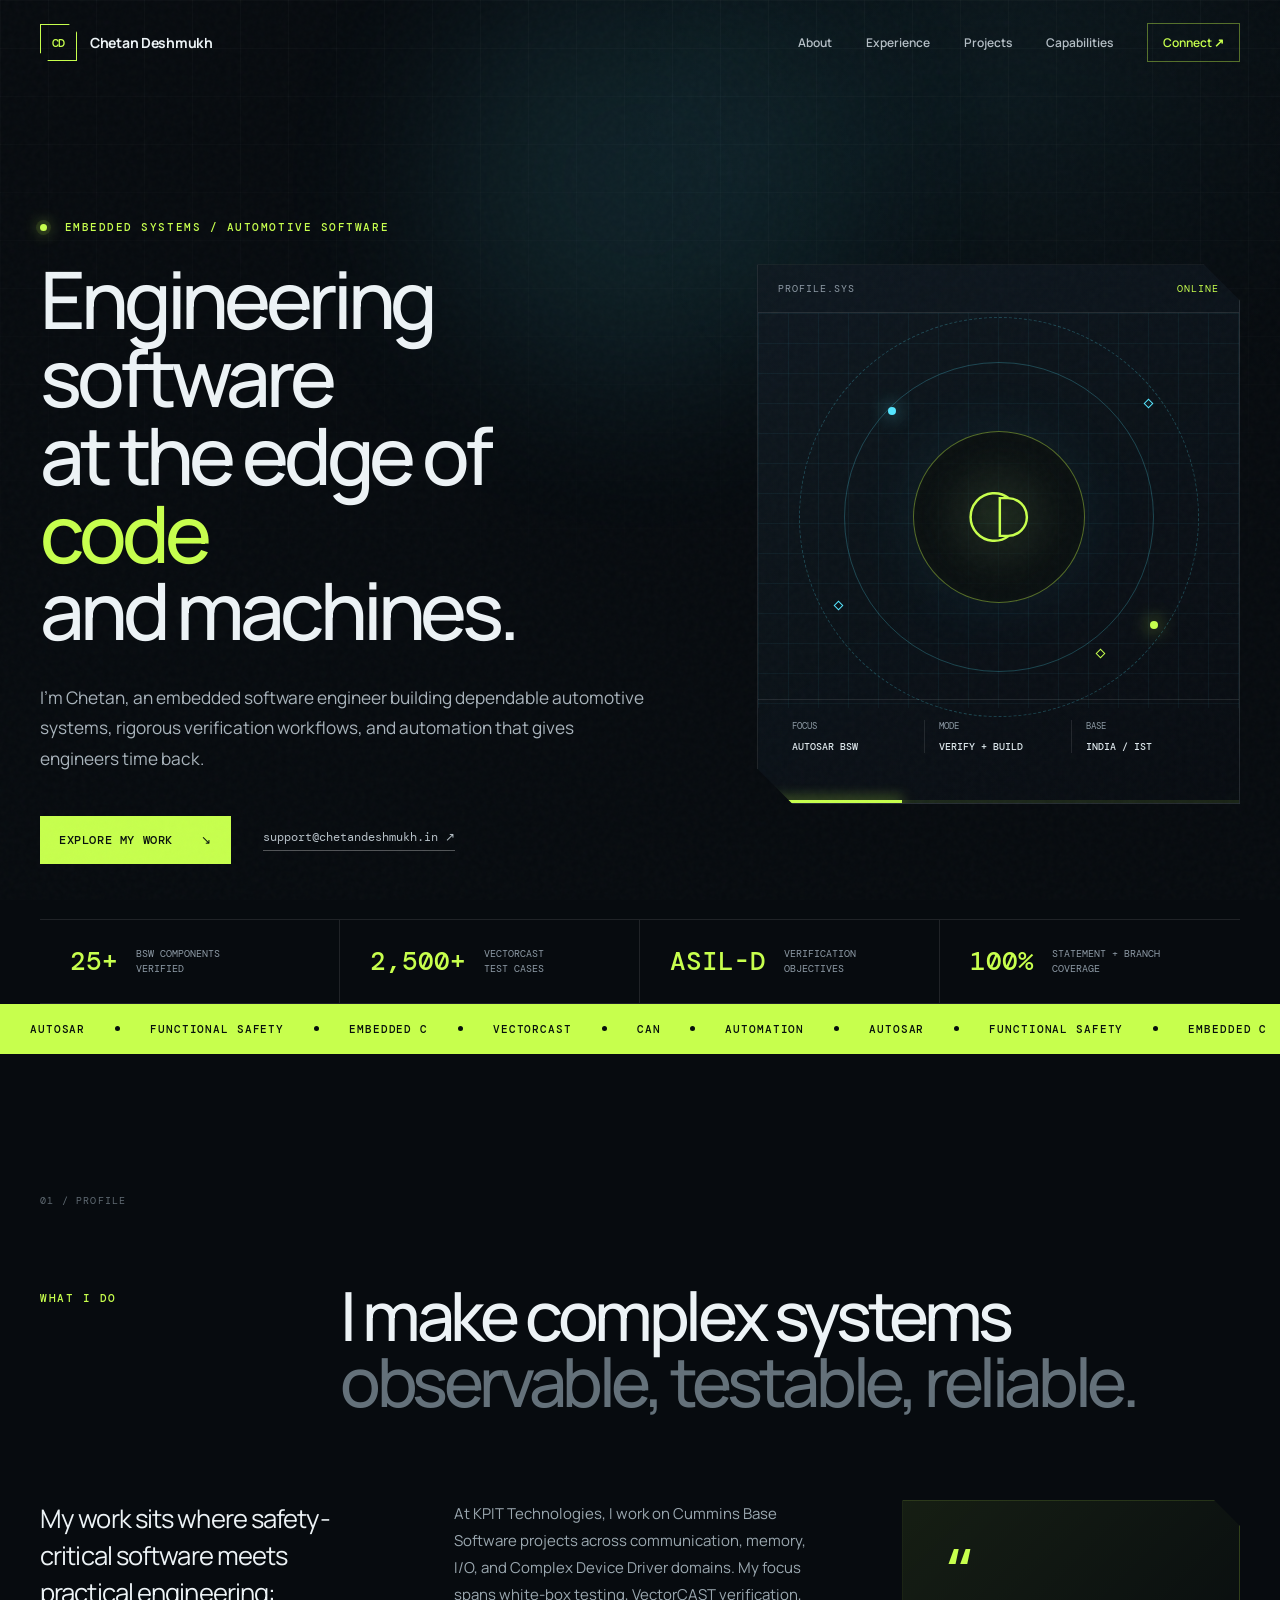
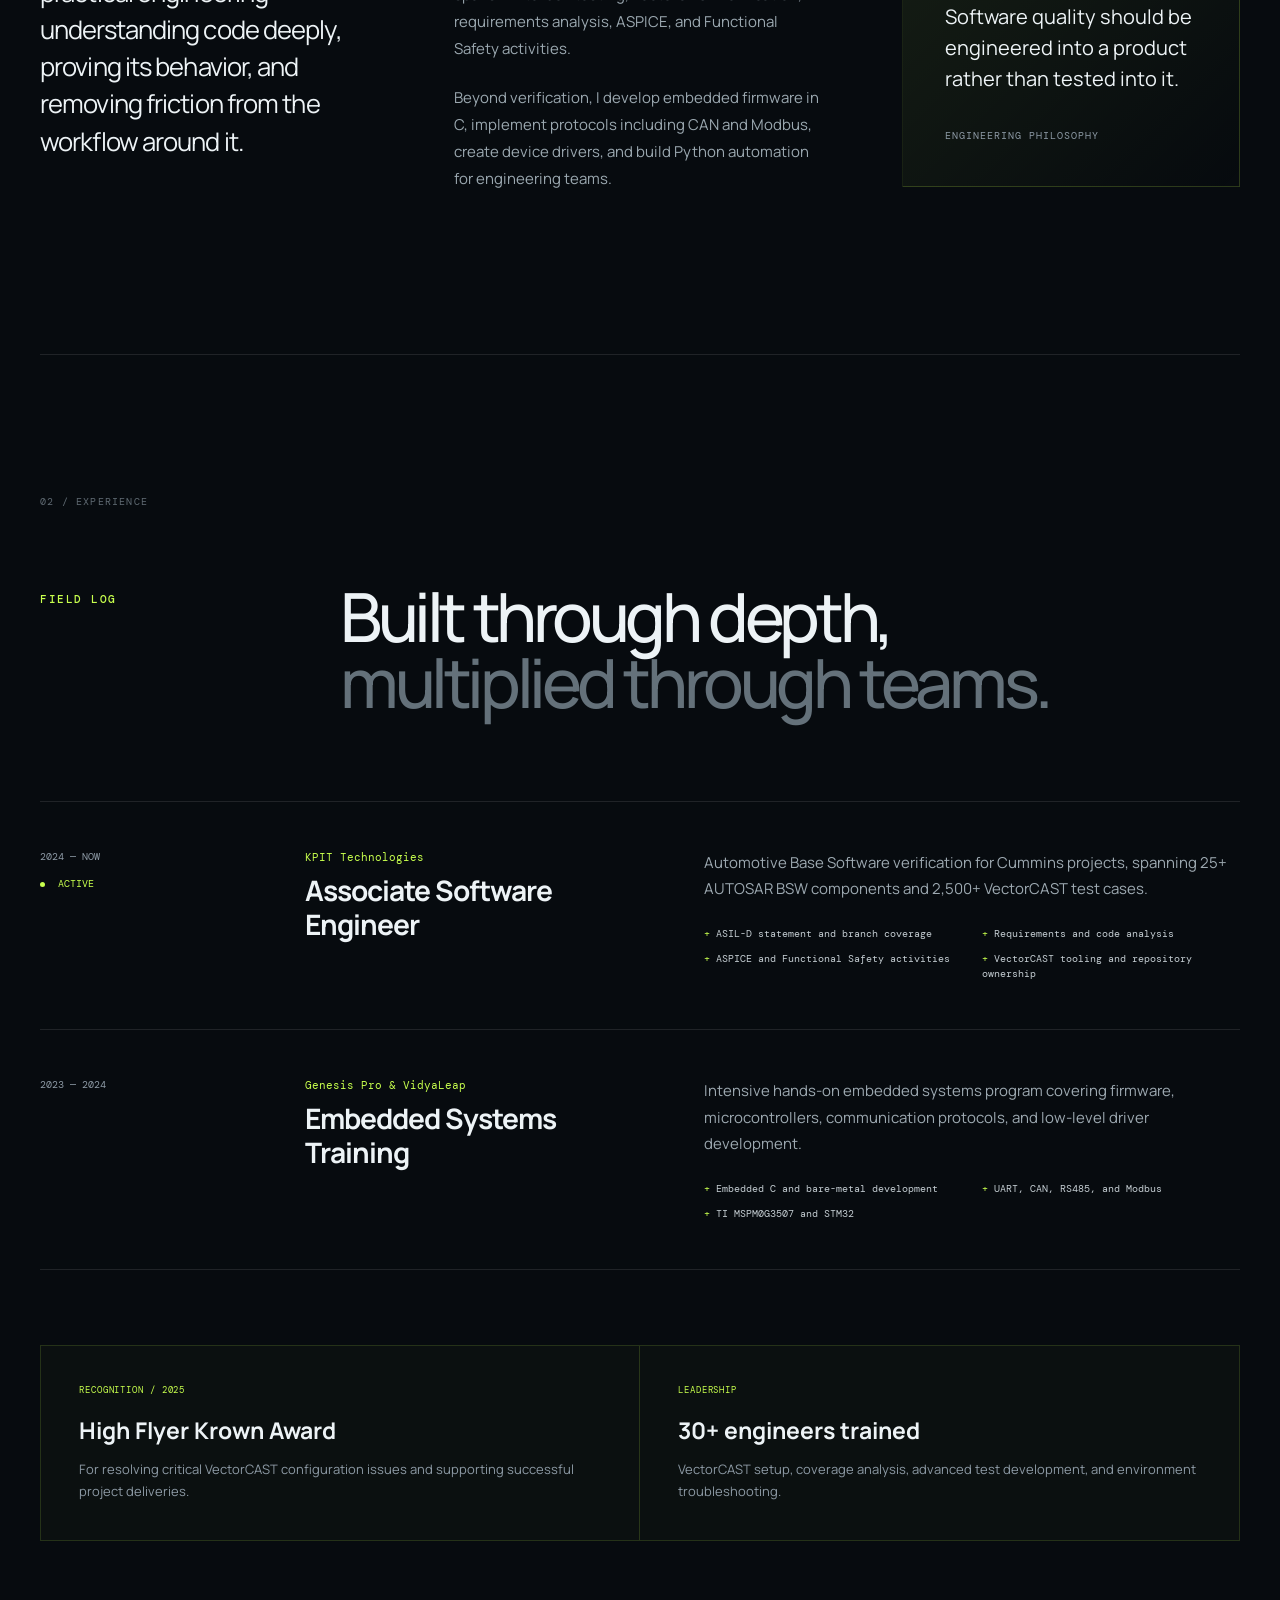
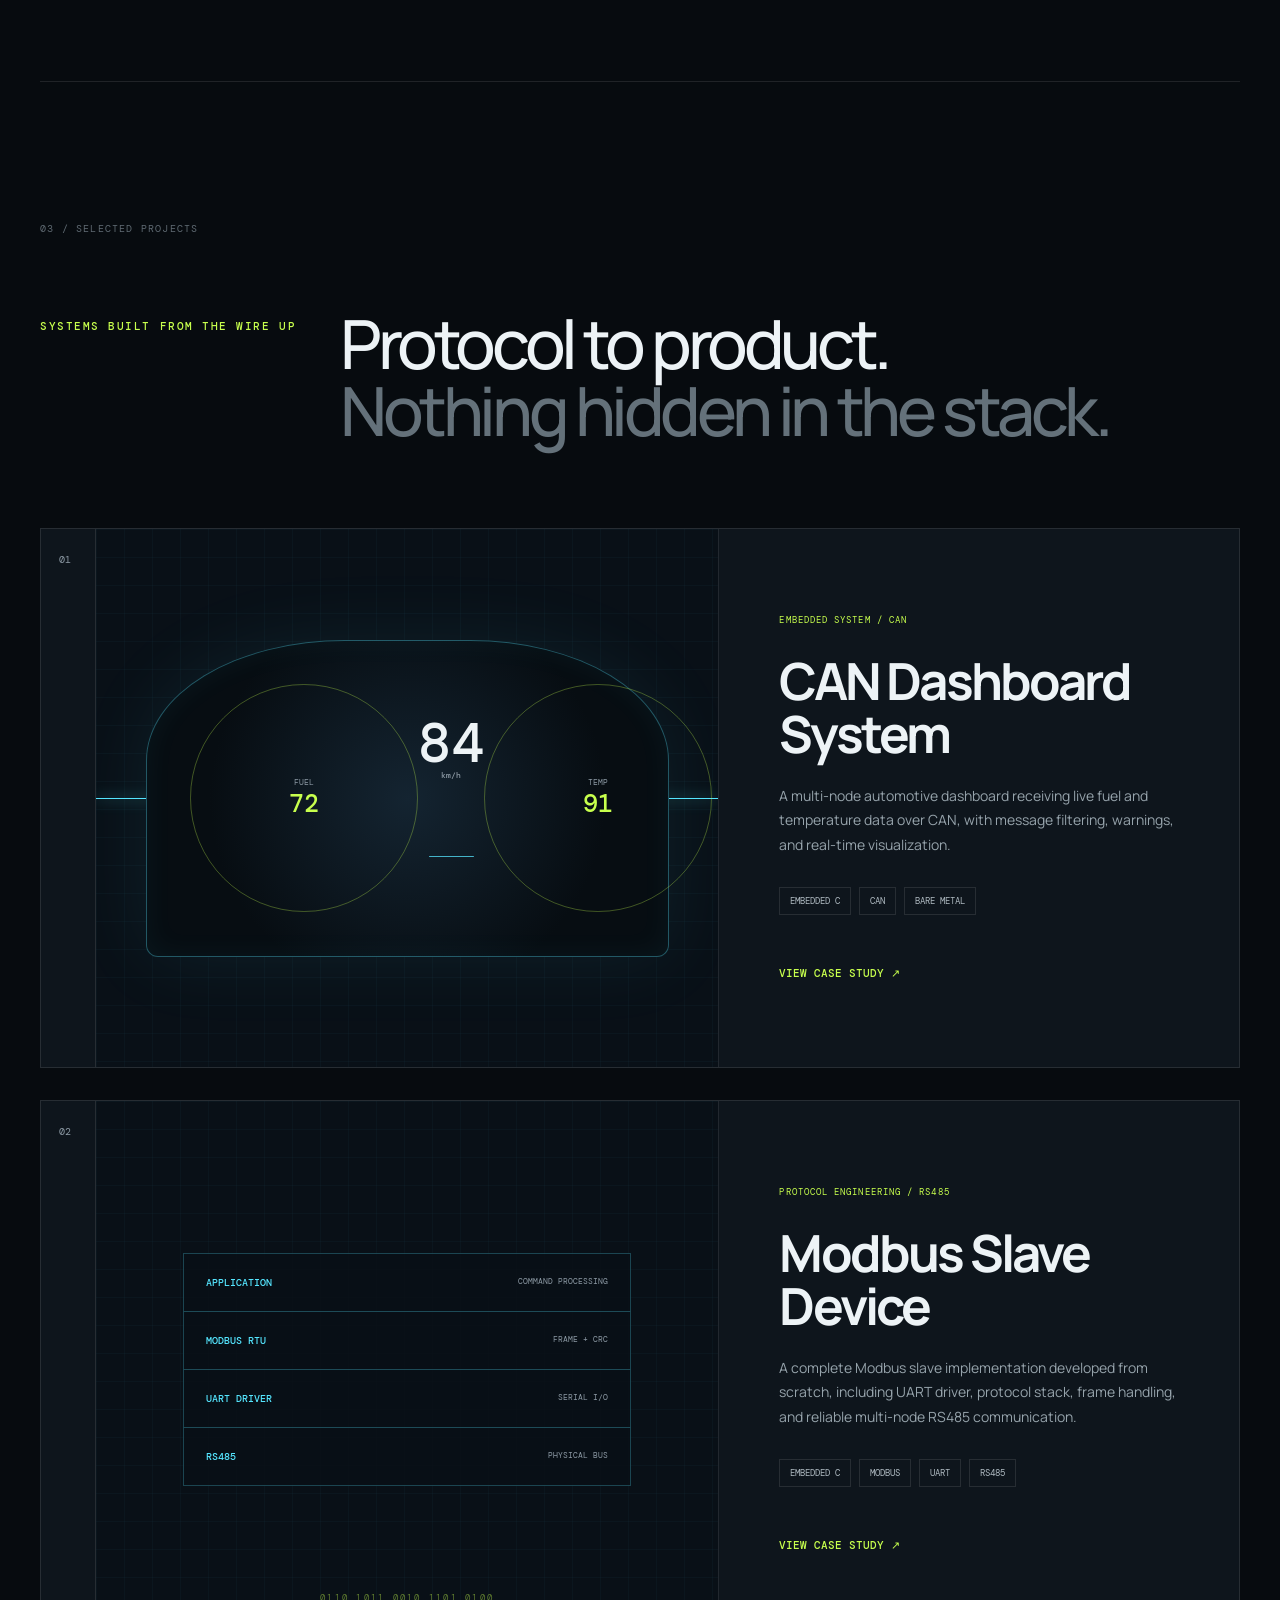
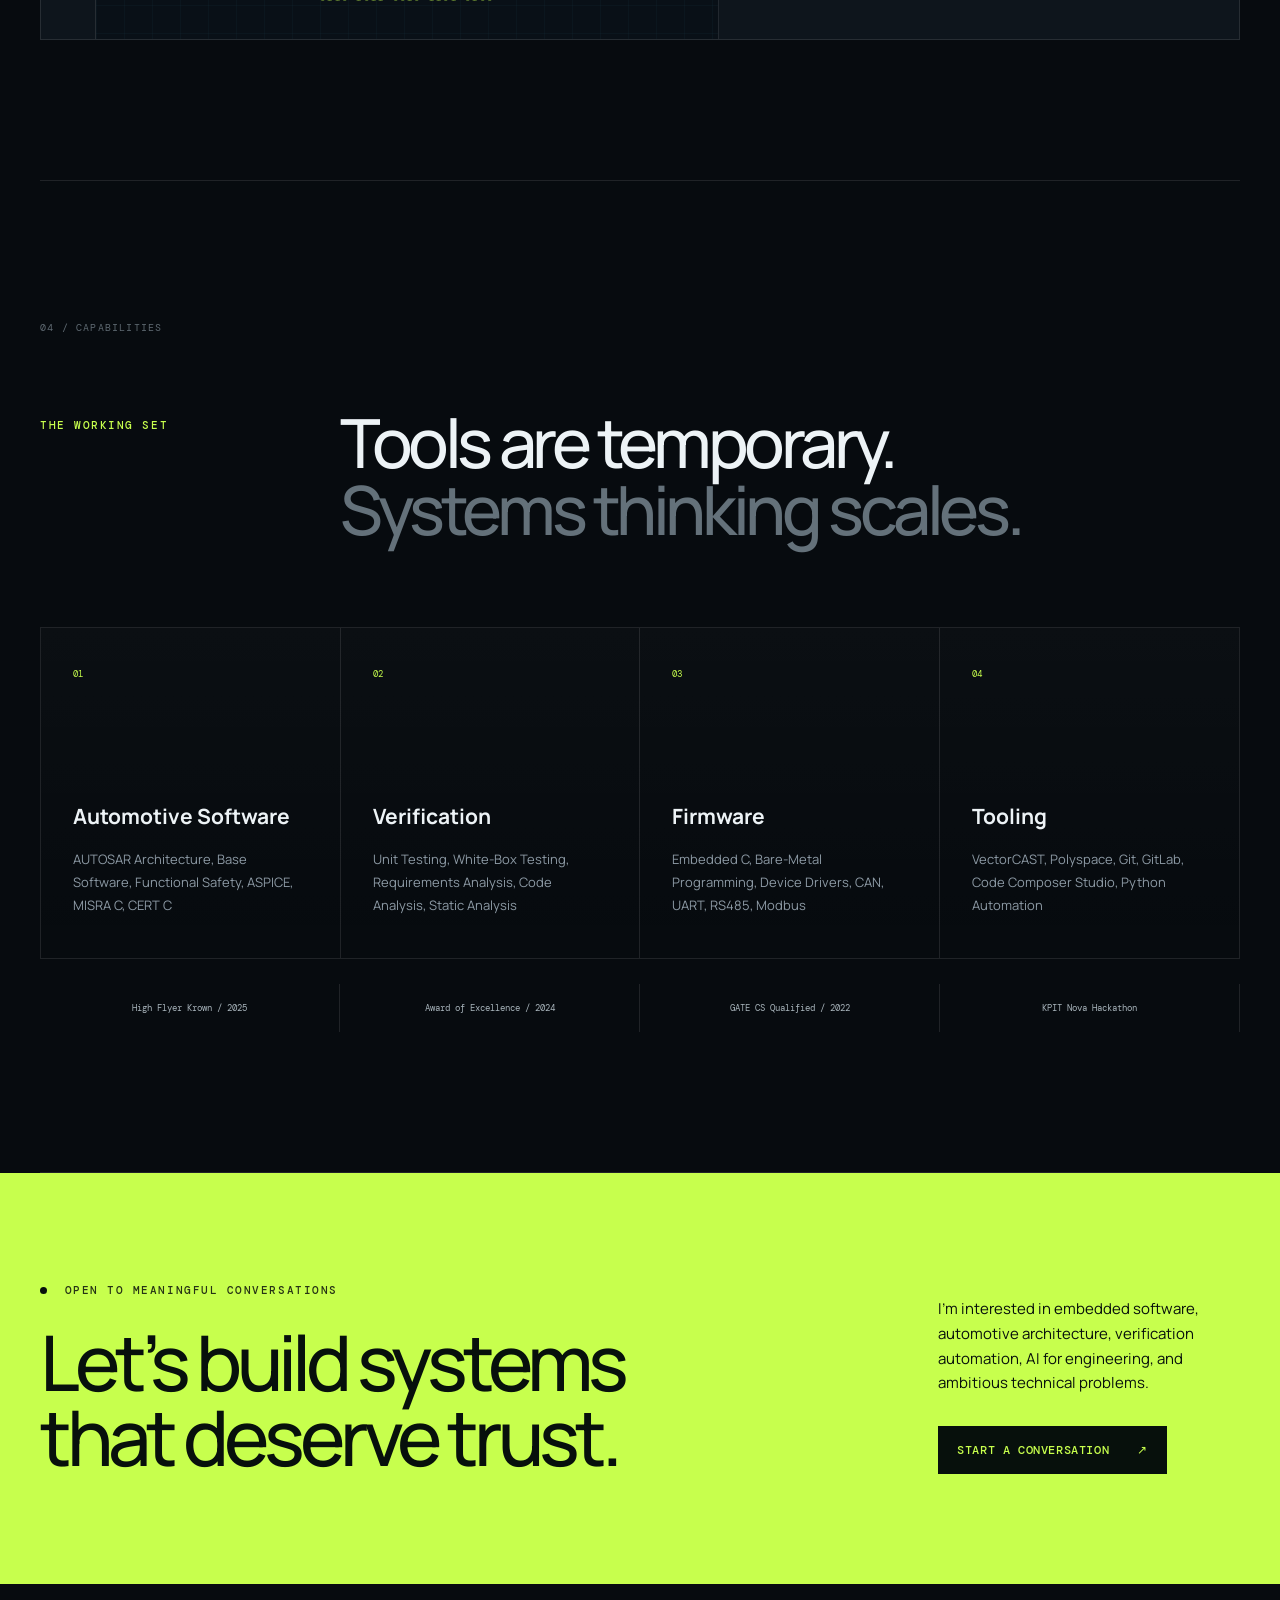
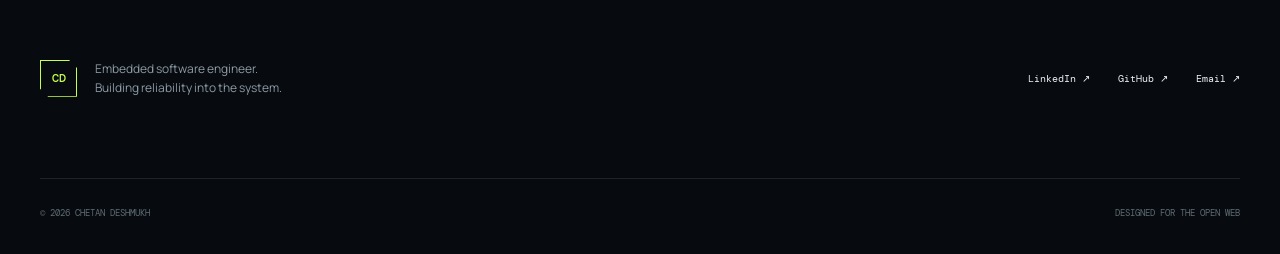
<file: index.html>
<!DOCTYPE html>
<html lang="en">
<head>
    <meta charset="UTF-8">
    <meta name="viewport" content="width=device-width, initial-scale=1.0">
    <meta name="description" content="Chetan Deshmukh is an automotive embedded software engineer working across AUTOSAR, functional safety, verification, firmware, and engineering automation.">
    <meta name="theme-color" content="#070b0f">
    <meta property="og:title" content="Chetan Deshmukh | Embedded Software Engineer">
    <meta property="og:description" content="Automotive embedded software, verification, firmware, and engineering automation.">
    <meta property="og:type" content="website">
    <meta property="og:url" content="https://chetandeshmukh.in">
    <title>Chetan Deshmukh | Embedded Software Engineer</title>
    <link rel="preconnect" href="https://fonts.googleapis.com">
    <link rel="preconnect" href="https://fonts.gstatic.com" crossorigin>
    <link href="https://fonts.googleapis.com/css2?family=DM+Mono:wght@400;500&family=Manrope:wght@400;500;600;700;800&display=swap" rel="stylesheet">
    <link rel="stylesheet" href="assets/styles.css">
    <meta name="google-adsense-account" content="ca-pub-2380518004431113">
    <script src="assets/script.js" defer></script>
</head>
<body>
    <a class="skip-link" href="#main">Skip to content</a>
    <div class="noise" aria-hidden="true"></div>
    <div class="cursor-glow" aria-hidden="true"></div>

    <header class="site-header" data-header>
        <a class="brand" href="#home" aria-label="Chetan Deshmukh, home">
            <span class="brand-mark">CD</span>
            <span class="brand-name">Chetan Deshmukh</span>
        </a>
        <button class="menu-toggle" type="button" aria-expanded="false" aria-controls="site-nav">
            <span></span><span></span>
            <span class="sr-only">Toggle navigation</span>
        </button>
        <nav class="site-nav" id="site-nav" aria-label="Main navigation">
            <a href="#about">About</a>
            <a href="#experience">Experience</a>
            <a href="#projects">Projects</a>
            <a href="#capabilities">Capabilities</a>
            <a class="nav-cta" href="#contact">Connect <span aria-hidden="true">↗</span></a>
        </nav>
    </header>

    <main id="main">
        <section class="hero section-shell" id="home">
            <div class="hero-copy reveal">
                <p class="eyebrow"><span class="status-dot"></span> Embedded systems / automotive software</p>
                <h1>Engineering software<br>at the edge of <span>code</span><br>and machines.</h1>
                <p class="hero-intro">I’m Chetan, an embedded software engineer building dependable automotive systems, rigorous verification workflows, and automation that gives engineers time back.</p>
                <div class="hero-actions">
                    <a class="button button-primary" href="#projects">Explore my work <span aria-hidden="true">↘</span></a>
                    <a class="text-link" href="mailto:support@chetandeshmukh.in">support@chetandeshmukh.in <span aria-hidden="true">↗</span></a>
                </div>
            </div>

            <div class="hero-system reveal" aria-label="Engineering profile summary">
                <div class="system-topbar">
                    <span>PROFILE.SYS</span>
                    <span class="system-state">ONLINE</span>
                </div>
                <div class="orbital-visual" aria-hidden="true">
                    <div class="orbit orbit-one"><span></span></div>
                    <div class="orbit orbit-two"><span></span></div>
                    <div class="core">
                        <svg viewBox="0 0 100 100" role="img" aria-label="CD monogram">
                            <path d="M62 27a29 29 0 1 0 0 46" />
                            <path d="M51 27h10a23 23 0 0 1 0 46H51z" />
                        </svg>
                    </div>
                    <span class="node node-a"></span>
                    <span class="node node-b"></span>
                    <span class="node node-c"></span>
                </div>
                <div class="system-readout">
                    <div><span>Focus</span><strong>AUTOSAR BSW</strong></div>
                    <div><span>Mode</span><strong>VERIFY + BUILD</strong></div>
                    <div><span>Base</span><strong>INDIA / IST</strong></div>
                </div>
                <div class="signal-line" aria-hidden="true"><span></span></div>
            </div>

            <div class="hero-metrics reveal">
                <div><strong data-count="25">25+</strong><span>BSW components<br>verified</span></div>
                <div><strong data-count="2500">2,500+</strong><span>VectorCAST<br>test cases</span></div>
                <div><strong>ASIL-D</strong><span>Verification<br>objectives</span></div>
                <div><strong>100%</strong><span>Statement + branch<br>coverage</span></div>
            </div>
        </section>

        <section class="marquee" aria-label="Areas of expertise">
            <div class="marquee-track">
                <span>AUTOSAR</span><i></i><span>FUNCTIONAL SAFETY</span><i></i><span>EMBEDDED C</span><i></i><span>VECTORCAST</span><i></i><span>CAN</span><i></i><span>AUTOMATION</span><i></i>
                <span aria-hidden="true">AUTOSAR</span><i aria-hidden="true"></i><span aria-hidden="true">FUNCTIONAL SAFETY</span><i aria-hidden="true"></i><span aria-hidden="true">EMBEDDED C</span><i aria-hidden="true"></i><span aria-hidden="true">VECTORCAST</span><i aria-hidden="true"></i><span aria-hidden="true">CAN</span><i aria-hidden="true"></i><span aria-hidden="true">AUTOMATION</span><i aria-hidden="true"></i>
            </div>
        </section>

        <section class="content-section section-shell" id="about">
            <div class="section-index reveal">01 / PROFILE</div>
            <div class="section-heading reveal">
                <p class="eyebrow">What I do</p>
                <h2>I make complex systems<br><span>observable, testable, reliable.</span></h2>
            </div>
            <div class="about-grid">
                <div class="about-lead reveal">
                    <p>My work sits where safety-critical software meets practical engineering: understanding code deeply, proving its behavior, and removing friction from the workflow around it.</p>
                </div>
                <div class="about-copy reveal">
                    <p>At KPIT Technologies, I work on Cummins Base Software projects across communication, memory, I/O, and Complex Device Driver domains. My focus spans white-box testing, VectorCAST verification, requirements analysis, ASPICE, and Functional Safety activities.</p>
                    <p>Beyond verification, I develop embedded firmware in C, implement protocols including CAN and Modbus, create device drivers, and build Python automation for engineering teams.</p>
                </div>
                <blockquote class="philosophy-card reveal">
                    <span class="quote-mark">“</span>
                    <p>Software quality should be engineered into a product rather than tested into it.</p>
                    <cite>Engineering philosophy</cite>
                </blockquote>
            </div>
        </section>

        <section class="content-section section-shell experience-section" id="experience">
            <div class="section-index reveal">02 / EXPERIENCE</div>
            <div class="section-heading reveal">
                <p class="eyebrow">Field log</p>
                <h2>Built through depth,<br><span>multiplied through teams.</span></h2>
            </div>
            <div class="experience-list">
                <article class="experience-item reveal">
                    <div class="experience-meta">
                        <span>2024 — NOW</span>
                        <span class="active-label"><i></i> ACTIVE</span>
                    </div>
                    <div class="experience-role">
                        <p>KPIT Technologies</p>
                        <h3>Associate Software Engineer</h3>
                    </div>
                    <div class="experience-detail">
                        <p>Automotive Base Software verification for Cummins projects, spanning 25+ AUTOSAR BSW components and 2,500+ VectorCAST test cases.</p>
                        <ul class="compact-list">
                            <li>ASIL-D statement and branch coverage</li>
                            <li>Requirements and code analysis</li>
                            <li>ASPICE and Functional Safety activities</li>
                            <li>VectorCAST tooling and repository ownership</li>
                        </ul>
                    </div>
                </article>
                <article class="experience-item reveal">
                    <div class="experience-meta"><span>2023 — 2024</span></div>
                    <div class="experience-role">
                        <p>Genesis Pro &amp; VidyaLeap</p>
                        <h3>Embedded Systems Training</h3>
                    </div>
                    <div class="experience-detail">
                        <p>Intensive hands-on embedded systems program covering firmware, microcontrollers, communication protocols, and low-level driver development.</p>
                        <ul class="compact-list">
                            <li>Embedded C and bare-metal development</li>
                            <li>UART, CAN, RS485, and Modbus</li>
                            <li>TI MSPM0G3507 and STM32</li>
                        </ul>
                    </div>
                </article>
            </div>
            <div class="recognition-strip reveal">
                <div>
                    <span class="mini-label">RECOGNITION / 2025</span>
                    <strong>High Flyer Krown Award</strong>
                    <p>For resolving critical VectorCAST configuration issues and supporting successful project deliveries.</p>
                </div>
                <div>
                    <span class="mini-label">LEADERSHIP</span>
                    <strong>30+ engineers trained</strong>
                    <p>VectorCAST setup, coverage analysis, advanced test development, and environment troubleshooting.</p>
                </div>
            </div>
        </section>

        <section class="content-section section-shell projects-section" id="projects">
            <div class="section-index reveal">03 / SELECTED PROJECTS</div>
            <div class="section-heading reveal">
                <p class="eyebrow">Systems built from the wire up</p>
                <h2>Protocol to product.<br><span>Nothing hidden in the stack.</span></h2>
            </div>
            <div class="project-list">
                <article class="project-card project-can reveal">
                    <a class="project-main-link" href="projects/can-dashboard.html" aria-label="View CAN Dashboard System project"></a>
                    <div class="project-number">01</div>
                    <div class="project-visual" aria-hidden="true">
                        <div class="dashboard">
                            <div class="gauge gauge-left"><span>FUEL</span><b>72</b></div>
                            <div class="dashboard-center">
                                <div class="speed">84<small>km/h</small></div>
                                <div class="road"></div>
                            </div>
                            <div class="gauge gauge-right"><span>TEMP</span><b>91</b></div>
                        </div>
                        <div class="can-pulse"></div>
                    </div>
                    <div class="project-info">
                        <div class="project-type">EMBEDDED SYSTEM / CAN</div>
                        <h3>CAN Dashboard<br>System</h3>
                        <p>A multi-node automotive dashboard receiving live fuel and temperature data over CAN, with message filtering, warnings, and real-time visualization.</p>
                        <div class="project-tags"><span>Embedded C</span><span>CAN</span><span>Bare Metal</span></div>
                        <span class="project-link">View case study <span aria-hidden="true">↗</span></span>
                    </div>
                </article>

                <article class="project-card project-modbus reveal">
                    <a class="project-main-link" href="projects/modbus-slave.html" aria-label="View Modbus Slave Device project"></a>
                    <div class="project-number">02</div>
                    <div class="project-visual" aria-hidden="true">
                        <div class="protocol-stack">
                            <div><span>APPLICATION</span><i>COMMAND PROCESSING</i></div>
                            <div><span>MODBUS RTU</span><i>FRAME + CRC</i></div>
                            <div><span>UART DRIVER</span><i>SERIAL I/O</i></div>
                            <div><span>RS485</span><i>PHYSICAL BUS</i></div>
                        </div>
                        <div class="binary-stream">0110 1011 0010 1101 0100</div>
                    </div>
                    <div class="project-info">
                        <div class="project-type">PROTOCOL ENGINEERING / RS485</div>
                        <h3>Modbus Slave<br>Device</h3>
                        <p>A complete Modbus slave implementation developed from scratch, including UART driver, protocol stack, frame handling, and reliable multi-node RS485 communication.</p>
                        <div class="project-tags"><span>Embedded C</span><span>Modbus</span><span>UART</span><span>RS485</span></div>
                        <span class="project-link">View case study <span aria-hidden="true">↗</span></span>
                    </div>
                </article>
            </div>
        </section>

        <section class="content-section section-shell" id="capabilities">
            <div class="section-index reveal">04 / CAPABILITIES</div>
            <div class="section-heading reveal">
                <p class="eyebrow">The working set</p>
                <h2>Tools are temporary.<br><span>Systems thinking scales.</span></h2>
            </div>
            <div class="capability-grid">
                <article class="capability-card reveal">
                    <span>01</span>
                    <h3>Automotive Software</h3>
                    <p>AUTOSAR Architecture, Base Software, Functional Safety, ASPICE, MISRA C, CERT C</p>
                </article>
                <article class="capability-card reveal">
                    <span>02</span>
                    <h3>Verification</h3>
                    <p>Unit Testing, White-Box Testing, Requirements Analysis, Code Analysis, Static Analysis</p>
                </article>
                <article class="capability-card reveal">
                    <span>03</span>
                    <h3>Firmware</h3>
                    <p>Embedded C, Bare-Metal Programming, Device Drivers, CAN, UART, RS485, Modbus</p>
                </article>
                <article class="capability-card reveal">
                    <span>04</span>
                    <h3>Tooling</h3>
                    <p>VectorCAST, Polyspace, Git, GitLab, Code Composer Studio, Python Automation</p>
                </article>
            </div>
            <div class="achievement-row reveal" aria-label="Selected achievements">
                <span>High Flyer Krown / 2025</span>
                <span>Award of Excellence / 2024</span>
                <span>GATE CS Qualified / 2022</span>
                <span>KPIT Nova Hackathon</span>
            </div>
        </section>

        <section class="contact-section" id="contact">
            <div class="contact-grid section-shell reveal">
                <div>
                    <p class="eyebrow"><span class="status-dot"></span> Open to meaningful conversations</p>
                    <h2>Let’s build systems<br>that deserve trust.</h2>
                </div>
                <div class="contact-action">
                    <p>I’m interested in embedded software, automotive architecture, verification automation, AI for engineering, and ambitious technical problems.</p>
                    <a class="button button-dark" href="mailto:support@chetandeshmukh.in">Start a conversation <span aria-hidden="true">↗</span></a>
                </div>
            </div>
        </section>
    </main>

    <footer class="site-footer section-shell">
        <div class="footer-brand">
            <span class="brand-mark">CD</span>
            <p>Embedded software engineer.<br>Building reliability into the system.</p>
        </div>
        <div class="footer-links">
            <a href="https://www.linkedin.com/in/chetanhdeshmukh/" target="_blank" rel="noreferrer">LinkedIn ↗</a>
            <a href="https://github.com/chetanhdeshmukh" target="_blank" rel="noreferrer">GitHub ↗</a>
            <a href="mailto:support@chetandeshmukh.in">Email ↗</a>
        </div>
        <div class="footer-meta">
            <span>© <span data-year></span> Chetan Deshmukh</span>
            <span>Designed for the open web</span>
        </div>
    </footer>
</body>
</html>
</file>
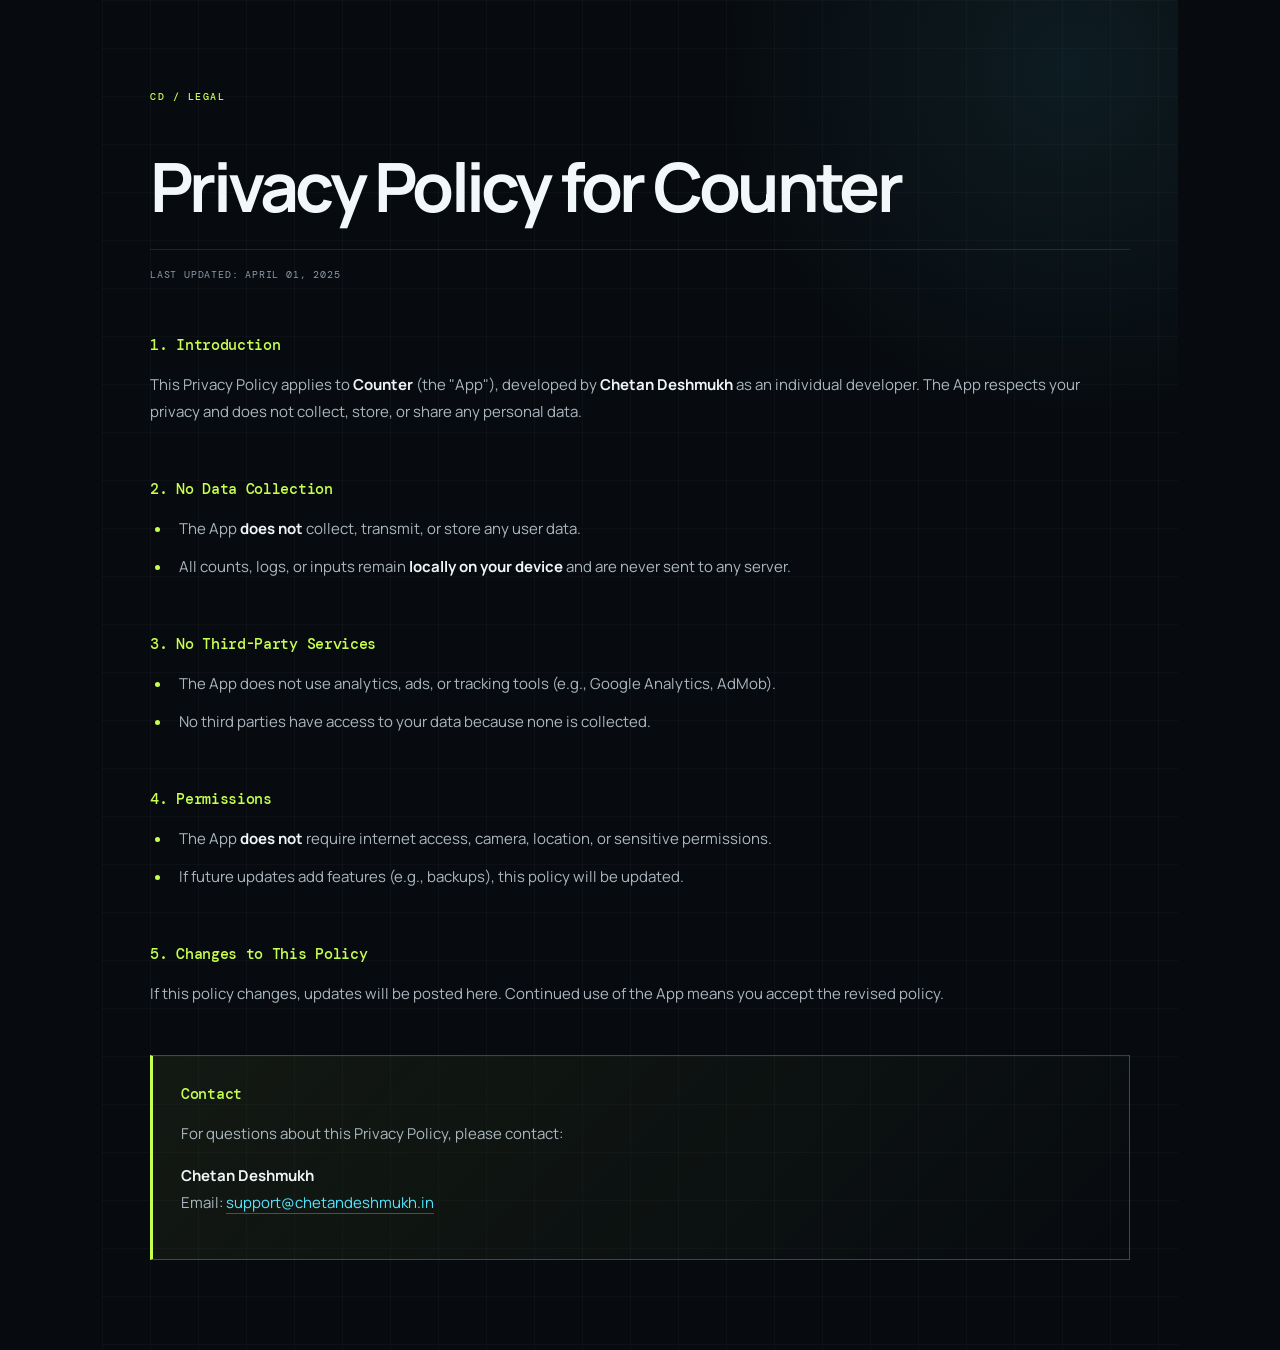
<file: counter/privacypolicy.html>
<!DOCTYPE html>
<html lang="en">
<head>
    <meta charset="UTF-8">
    <meta name="viewport" content="width=device-width, initial-scale=1.0">
    <title>Privacy Policy - Counter</title>
    <style>
        body {
            font-family: Arial, sans-serif;
            line-height: 1.6;
            margin: 0;
            padding: 20px;
            max-width: 800px;
            margin: 0 auto;
            color: #333;
        }
        h1 {
            color: #2c3e50;
            border-bottom: 2px solid #2c3e50;
            padding-bottom: 10px;
        }
        h2 {
            color: #3498db;
            margin-top: 25px;
        }
        .last-updated {
            font-style: italic;
            color: #7f8c8d;
            margin-bottom: 30px;
        }
        .contact {
            background-color: #f8f9fa;
            padding: 15px;
            border-left: 4px solid #3498db;
            margin-top: 20px;
        }
    </style>
    <link rel="stylesheet" href="../assets/policy.css">
</head>
<body>
    <h1>Privacy Policy for Counter</h1>
    <div class="last-updated">Last Updated: April 01, 2025</div>

    <h2>1. Introduction</h2>
    <p>This Privacy Policy applies to <strong>Counter</strong> (the "App"), developed by <strong>Chetan Deshmukh</strong> as an individual developer. The App respects your privacy and does not collect, store, or share any personal data.</p>

    <h2>2. No Data Collection</h2>
    <ul>
        <li>The App <strong>does not</strong> collect, transmit, or store any user data.</li>
        <li>All counts, logs, or inputs remain <strong>locally on your device</strong> and are never sent to any server.</li>
    </ul>

    <h2>3. No Third-Party Services</h2>
    <ul>
        <li>The App does not use analytics, ads, or tracking tools (e.g., Google Analytics, AdMob).</li>
        <li>No third parties have access to your data because none is collected.</li>
    </ul>

    <h2>4. Permissions</h2>
    <ul>
        <li>The App <strong>does not</strong> require internet access, camera, location, or sensitive permissions.</li>
        <li>If future updates add features (e.g., backups), this policy will be updated.</li>
    </ul>

    <h2>5. Changes to This Policy</h2>
    <p>If this policy changes, updates will be posted here. Continued use of the App means you accept the revised policy.</p>

    <div class="contact">
        <h2>Contact</h2>
        <p>For questions about this Privacy Policy, please contact:</p>
        <p><strong>Chetan Deshmukh</strong><br>
        Email: <a href="mailto:support@chetandeshmukh.in">support@chetandeshmukh.in</a></p>
    </div>
</body>
</html>
</file>
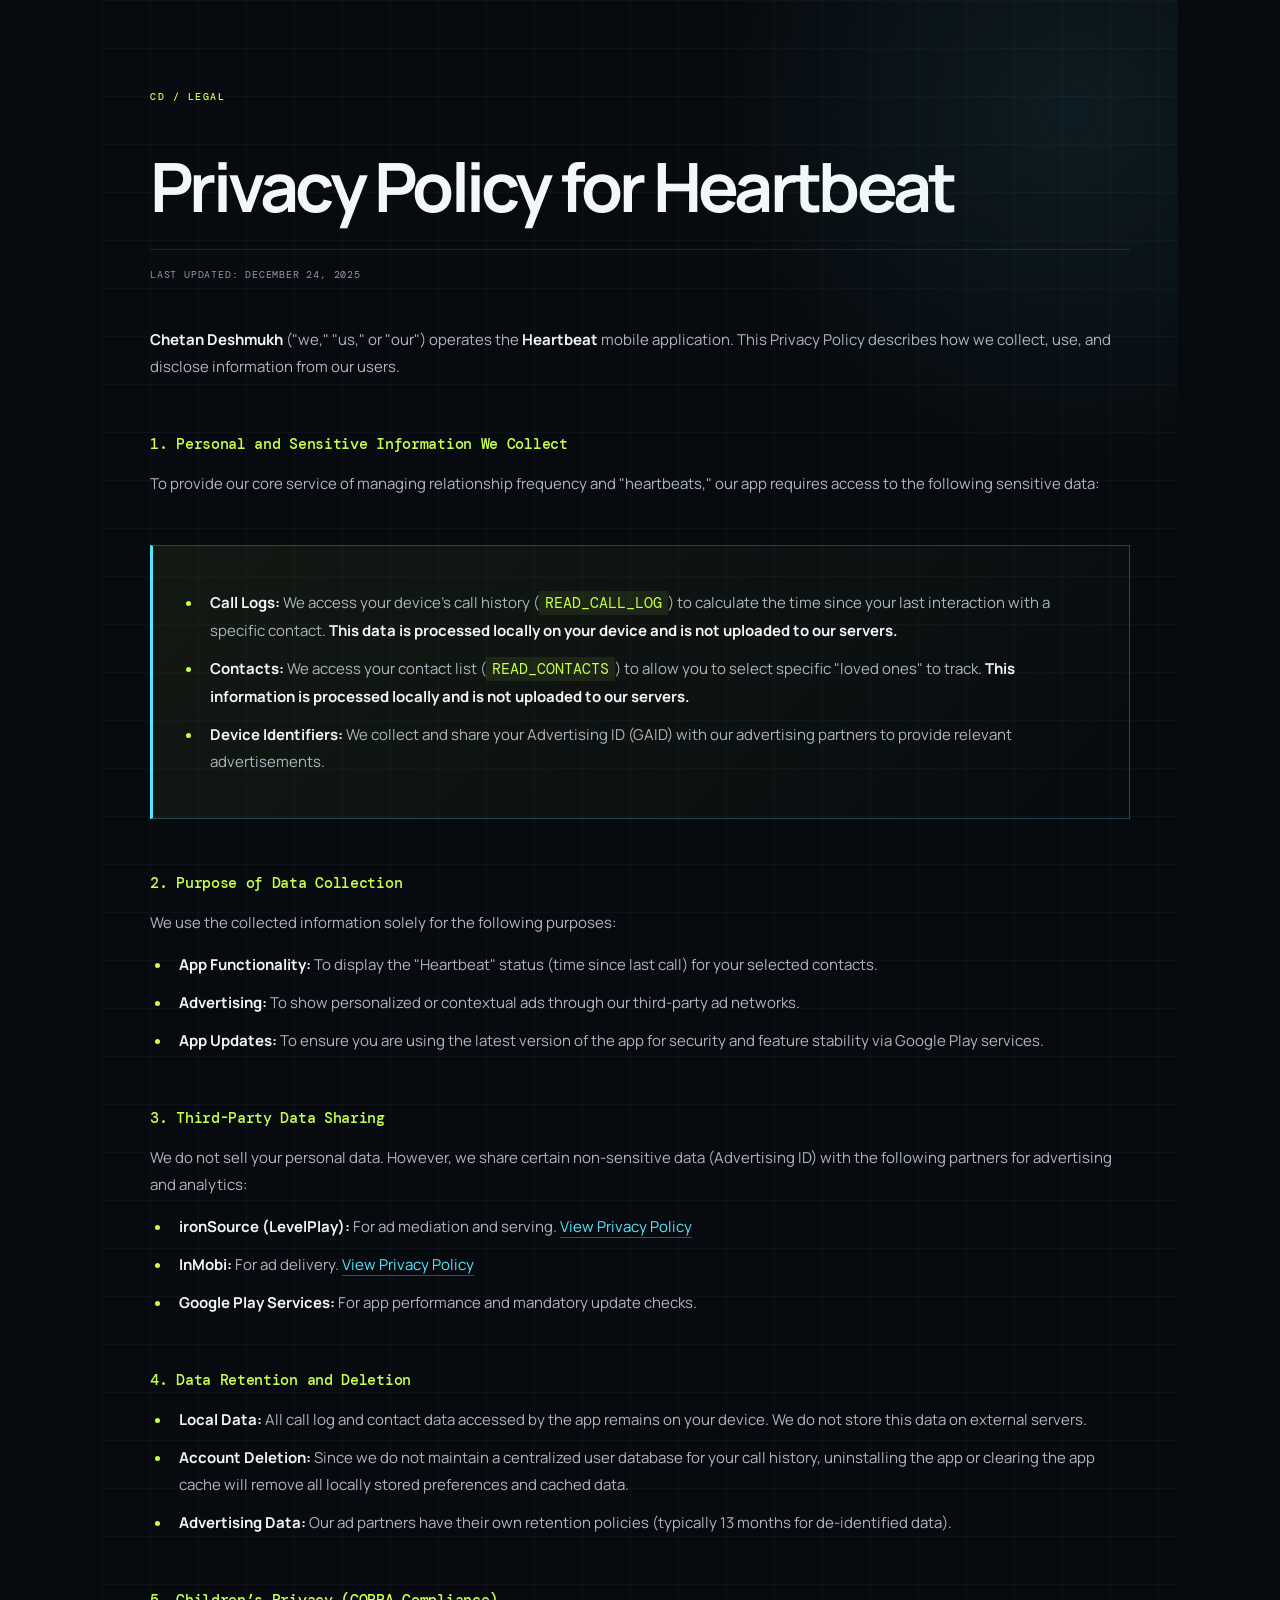
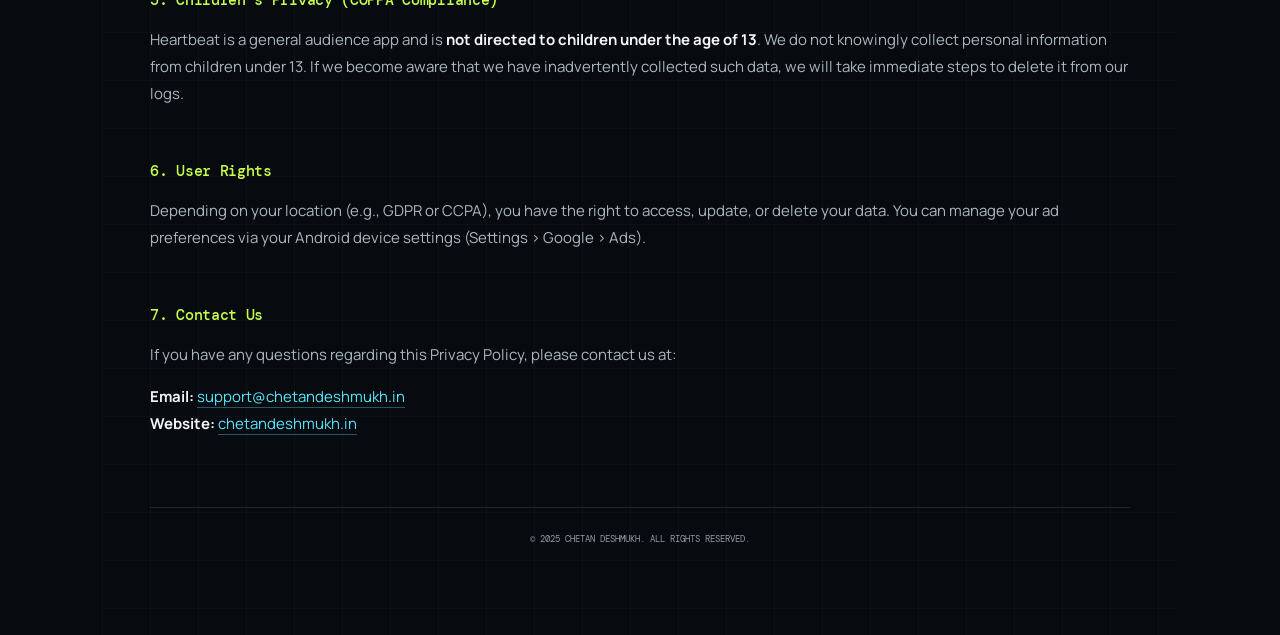
<file: heartbeat/privacypolicy.html>
<!DOCTYPE html>
<html lang="en">
<head>
    <meta charset="UTF-8">
    <meta name="viewport" content="width=device-width, initial-scale=1.0">
    <title>Privacy Policy - Heartbeat</title>
    <style>
        body { font-family: -apple-system, BlinkMacSystemFont, "Segoe UI", Roboto, Helvetica, Arial, sans-serif; line-height: 1.6; color: #333; max-width: 800px; margin: 0 auto; padding: 20px; background-color: #f9f9f9; }
        .container { background: #fff; padding: 40px; border-radius: 8px; box-shadow: 0 2px 4px rgba(0,0,0,0.1); }
        h1 { color: #d32f2f; border-bottom: 2px solid #eee; padding-bottom: 10px; }
        h2 { color: #1976d2; margin-top: 30px; }
        .last-updated { color: #666; font-style: italic; margin-bottom: 30px; }
        .sensitive-box { background: #fff3f3; border-left: 5px solid #d32f2f; padding: 15px; margin: 20px 0; }
        a { color: #1976d2; text-decoration: none; }
        a:hover { text-decoration: underline; }
        ul { padding-left: 20px; }
        li { margin-bottom: 10px; }
        footer { margin-top: 50px; font-size: 0.9em; text-align: center; color: #888; }
    </style>
    <link rel="stylesheet" href="../assets/policy.css">
</head>
<body>
    <div class="container">
        <h1>Privacy Policy for Heartbeat</h1>
        <p class="last-updated">Last Updated: December 24, 2025</p>

        <p><strong>Chetan Deshmukh</strong> ("we," "us," or "our") operates the <strong>Heartbeat</strong> mobile application. This Privacy Policy describes how we collect, use, and disclose information from our users.</p>

        <h2>1. Personal and Sensitive Information We Collect</h2>
        <p>To provide our core service of managing relationship frequency and "heartbeats," our app requires access to the following sensitive data:</p>
        
        <div class="sensitive-box">
            <ul>
                <li><strong>Call Logs:</strong> We access your device's call history (<code>READ_CALL_LOG</code>) to calculate the time since your last interaction with a specific contact. <strong>This data is processed locally on your device and is not uploaded to our servers.</strong></li>
                <li><strong>Contacts:</strong> We access your contact list (<code>READ_CONTACTS</code>) to allow you to select specific "loved ones" to track. <strong>This information is processed locally and is not uploaded to our servers.</strong></li>
                <li><strong>Device Identifiers:</strong> We collect and share your Advertising ID (GAID) with our advertising partners to provide relevant advertisements.</li>
            </ul>
        </div>

        <h2>2. Purpose of Data Collection</h2>
        <p>We use the collected information solely for the following purposes:</p>
        <ul>
            <li><strong>App Functionality:</strong> To display the "Heartbeat" status (time since last call) for your selected contacts.</li>
            <li><strong>Advertising:</strong> To show personalized or contextual ads through our third-party ad networks.</li>
            <li><strong>App Updates:</strong> To ensure you are using the latest version of the app for security and feature stability via Google Play services.</li>
        </ul>

        <h2>3. Third-Party Data Sharing</h2>
        <p>We do not sell your personal data. However, we share certain non-sensitive data (Advertising ID) with the following partners for advertising and analytics:</p>
        <ul>
            <li><strong>ironSource (LevelPlay):</strong> For ad mediation and serving. <a href="https://developers.is.com/ironsource-mobile/air/ironsource-mobile-privacy-policy/" target="_blank">View Privacy Policy</a></li>
            <li><strong>InMobi:</strong> For ad delivery. <a href="https://advertising.inmobi.com/privacy-policy" target="_blank">View Privacy Policy</a></li>
            <li><strong>Google Play Services:</strong> For app performance and mandatory update checks.</li>
        </ul>

        <h2>4. Data Retention and Deletion</h2>
        <ul>
            <li><strong>Local Data:</strong> All call log and contact data accessed by the app remains on your device. We do not store this data on external servers.</li>
            <li><strong>Account Deletion:</strong> Since we do not maintain a centralized user database for your call history, uninstalling the app or clearing the app cache will remove all locally stored preferences and cached data.</li>
            <li><strong>Advertising Data:</strong> Our ad partners have their own retention policies (typically 13 months for de-identified data).</li>
        </ul>

        <h2>5. Children’s Privacy (COPPA Compliance)</h2>
        <p>Heartbeat is a general audience app and is <strong>not directed to children under the age of 13</strong>. We do not knowingly collect personal information from children under 13. If we become aware that we have inadvertently collected such data, we will take immediate steps to delete it from our logs.</p>

        <h2>6. User Rights</h2>
        <p>Depending on your location (e.g., GDPR or CCPA), you have the right to access, update, or delete your data. You can manage your ad preferences via your Android device settings (Settings > Google > Ads).</p>

        <h2>7. Contact Us</h2>
        <p>If you have any questions regarding this Privacy Policy, please contact us at:</p>
        <p>
            <strong>Email:</strong> <a href="mailto:support@chetandeshmukh.in">support@chetandeshmukh.in</a><br>
            <strong>Website:</strong> <a href="https://chetandeshmukh.in" target="_blank">chetandeshmukh.in</a>
        </p>

        <footer>
            &copy; 2025 Chetan Deshmukh. All rights reserved.
        </footer>
    </div>
</body>
</html>
</file>
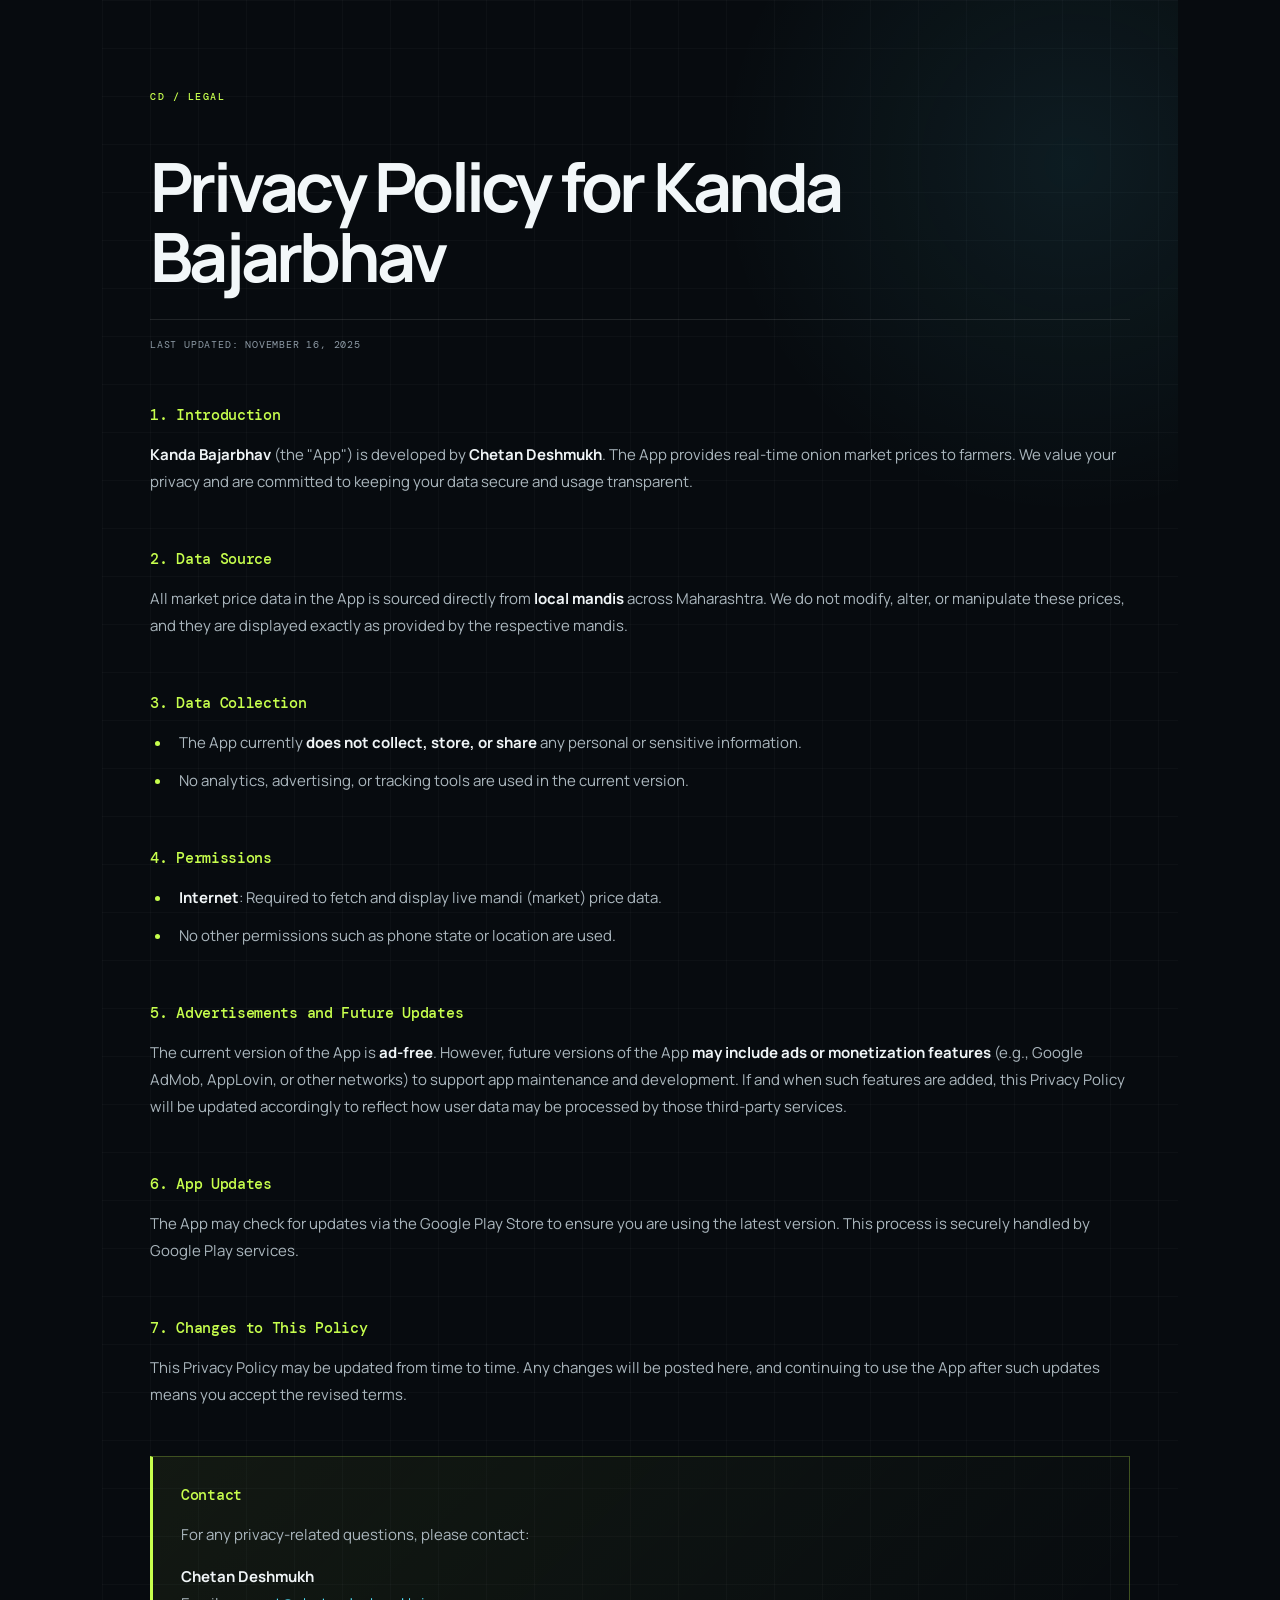
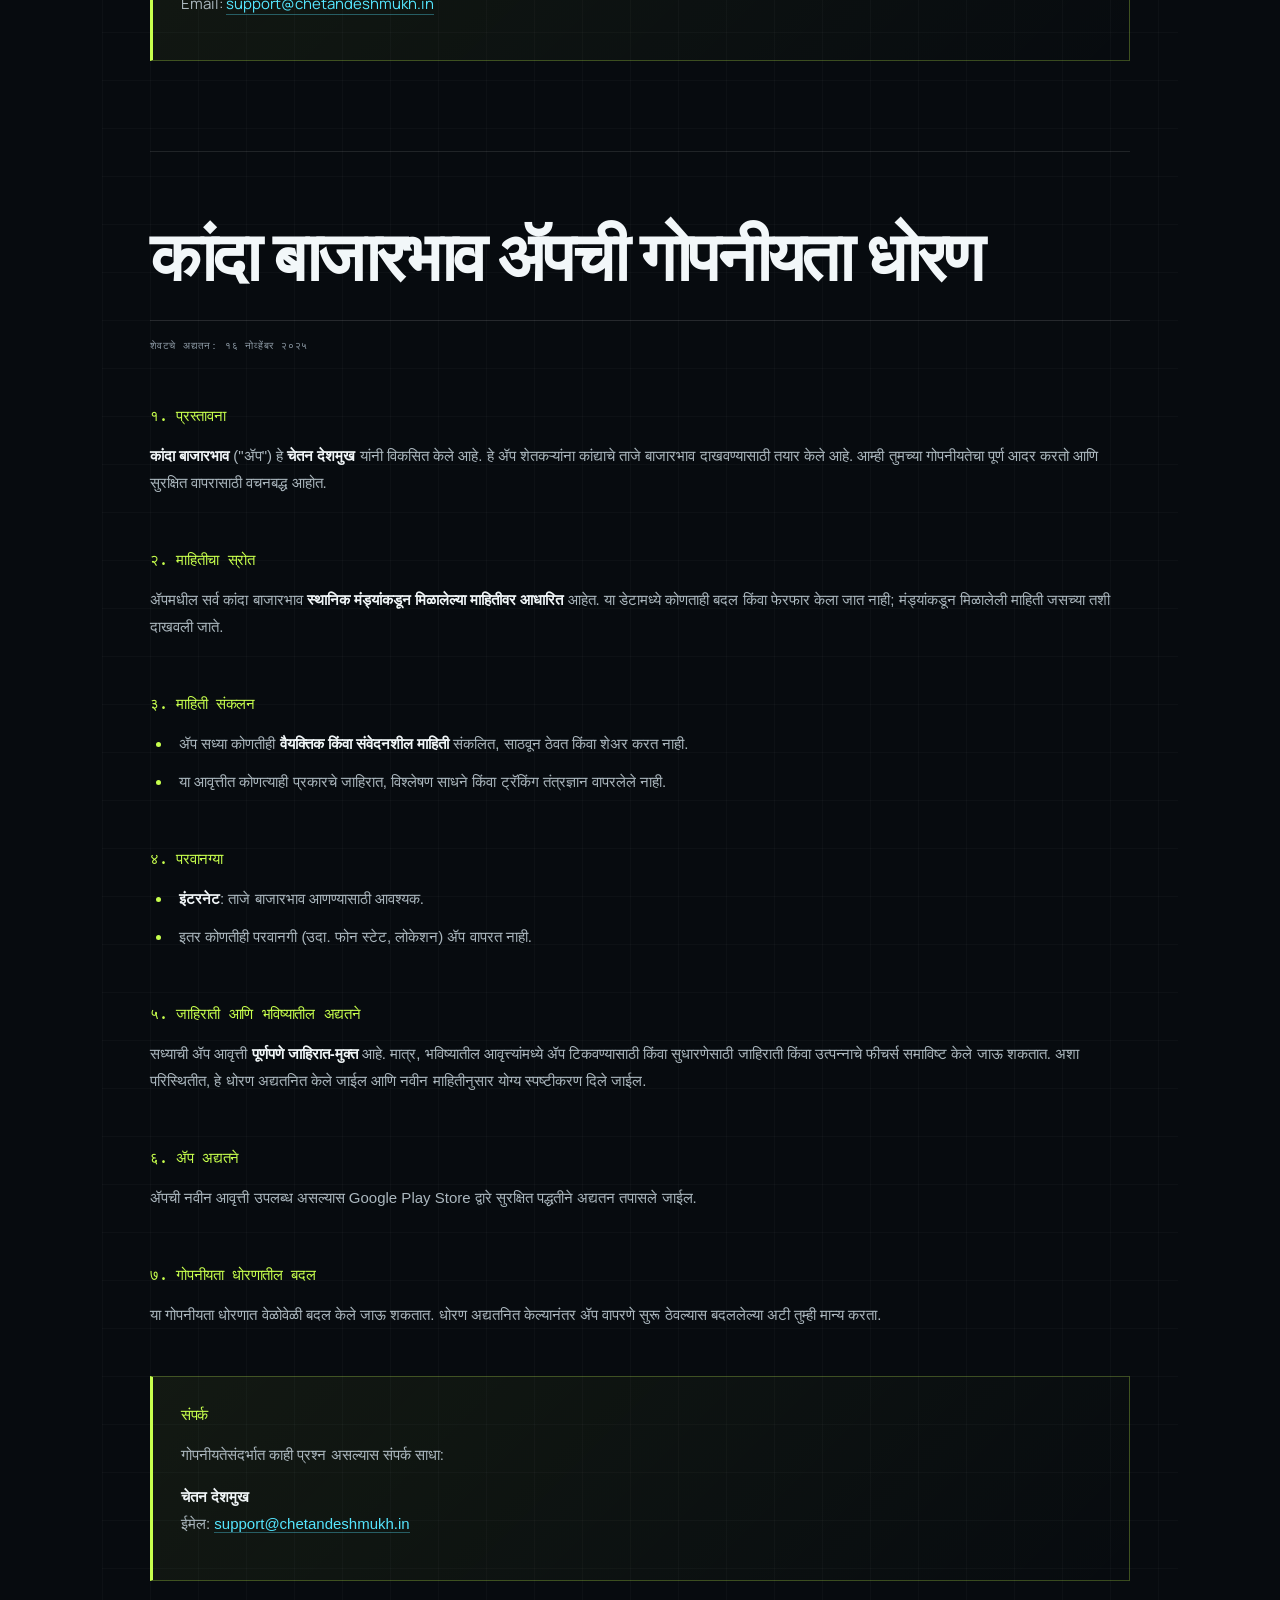
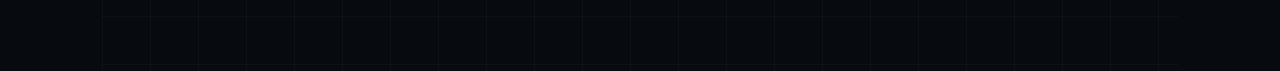
<file: onionmarket/privacypolicy.html>
<!DOCTYPE html>
<html lang="en">
<head>
    <meta charset="UTF-8">
    <meta name="viewport" content="width=device-width, initial-scale=1.0">
    <title>Privacy Policy - Kanda Bajarbhav</title>
    <style>
        body {
            font-family: Arial, sans-serif;
            line-height: 1.6;
            margin: 0;
            padding: 20px;
            max-width: 900px;
            margin: 0 auto;
            color: #333;
        }
        h1 {
            color: #2c3e50;
            border-bottom: 2px solid #2c3e50;
            padding-bottom: 10px;
        }
        h2 {
            color: #3498db;
            margin-top: 25px;
        }
        .last-updated {
            font-style: italic;
            color: #7f8c8d;
            margin-bottom: 30px;
        }
        .contact {
            background-color: #f8f9fa;
            padding: 15px;
            border-left: 4px solid #3498db;
            margin-top: 20px;
        }
        .marathi {
            font-family: "Noto Sans Devanagari", Arial, sans-serif;
            margin-top: 40px;
            border-top: 2px dashed #ccc;
            padding-top: 20px;
        }
    </style>
    <link rel="stylesheet" href="../assets/policy.css">
</head>
<body>
    <h1>Privacy Policy for Kanda Bajarbhav</h1>
    <div class="last-updated">Last Updated: November 16, 2025</div>

    <h2>1. Introduction</h2>
    <p><strong>Kanda Bajarbhav</strong> (the "App") is developed by <strong>Chetan Deshmukh</strong>. The App provides real-time onion market prices to farmers. We value your privacy and are committed to keeping your data secure and usage transparent.</p>

    <h2>2. Data Source</h2>
    <p>All market price data in the App is sourced directly from <strong>local mandis</strong> across Maharashtra. We do not modify, alter, or manipulate these prices, and they are displayed exactly as provided by the respective mandis.</p>

    <h2>3. Data Collection</h2>
    <ul>
        <li>The App currently <strong>does not collect, store, or share</strong> any personal or sensitive information.</li>
        <li>No analytics, advertising, or tracking tools are used in the current version.</li>
    </ul>

    <h2>4. Permissions</h2>
    <ul>
        <li><strong>Internet</strong>: Required to fetch and display live mandi (market) price data.</li>
        <li>No other permissions such as phone state or location are used.</li>
    </ul>

    <h2>5. Advertisements and Future Updates</h2>
    <p>The current version of the App is <strong>ad-free</strong>. However, future versions of the App <strong>may include ads or monetization features</strong> (e.g., Google AdMob, AppLovin, or other networks) to support app maintenance and development. If and when such features are added, this Privacy Policy will be updated accordingly to reflect how user data may be processed by those third-party services.</p>

    <h2>6. App Updates</h2>
    <p>The App may check for updates via the Google Play Store to ensure you are using the latest version. This process is securely handled by Google Play services.</p>

    <h2>7. Changes to This Policy</h2>
    <p>This Privacy Policy may be updated from time to time. Any changes will be posted here, and continuing to use the App after such updates means you accept the revised terms.</p>

    <div class="contact">
        <h2>Contact</h2>
        <p>For any privacy-related questions, please contact:</p>
        <p><strong>Chetan Deshmukh</strong><br>
        Email: <a href="mailto:support@chetandeshmukh.in">support@chetandeshmukh.in</a></p>
    </div>

    <!-- Marathi Section -->
    <div class="marathi">
        <h1>कांदा बाजारभाव ॲपची गोपनीयता धोरण</h1>
        <div class="last-updated">शेवटचे अद्यतन: १६ नोव्हेंबर २०२५</div>

        <h2>१. प्रस्तावना</h2>
        <p><strong>कांदा बाजारभाव</strong> ("ॲप") हे <strong>चेतन देशमुख</strong> यांनी विकसित केले आहे. हे ॲप शेतकऱ्यांना कांद्याचे ताजे बाजारभाव दाखवण्यासाठी तयार केले आहे. आम्ही तुमच्या गोपनीयतेचा पूर्ण आदर करतो आणि सुरक्षित वापरासाठी वचनबद्ध आहोत.</p>

        <h2>२. माहितीचा स्रोत</h2>
        <p>ॲपमधील सर्व कांदा बाजारभाव <strong>स्थानिक मंड्यांकडून मिळालेल्या माहितीवर आधारित</strong> आहेत. या डेटामध्ये कोणताही बदल किंवा फेरफार केला जात नाही; मंड्यांकडून मिळालेली माहिती जसच्या तशी दाखवली जाते.</p>

        <h2>३. माहिती संकलन</h2>
        <ul>
            <li>ॲप सध्या कोणतीही <strong>वैयक्तिक किंवा संवेदनशील माहिती</strong> संकलित, साठवून ठेवत किंवा शेअर करत नाही.</li>
            <li>या आवृत्तीत कोणत्याही प्रकारचे जाहिरात, विश्लेषण साधने किंवा ट्रॅकिंग तंत्रज्ञान वापरलेले नाही.</li>
        </ul>

        <h2>४. परवानग्या</h2>
        <ul>
            <li><strong>इंटरनेट</strong>: ताजे बाजारभाव आणण्यासाठी आवश्यक.</li>
            <li>इतर कोणतीही परवानगी (उदा. फोन स्टेट, लोकेशन) ॲप वापरत नाही.</li>
        </ul>

        <h2>५. जाहिराती आणि भविष्यातील अद्यतने</h2>
        <p>सध्याची ॲप आवृत्ती <strong>पूर्णपणे जाहिरात-मुक्त</strong> आहे. मात्र, भविष्यातील आवृत्त्यांमध्ये ॲप टिकवण्यासाठी किंवा सुधारणेसाठी जाहिराती किंवा उत्पन्नाचे फीचर्स समाविष्ट केले जाऊ शकतात. अशा परिस्थितीत, हे धोरण अद्यतनित केले जाईल आणि नवीन माहितीनुसार योग्य स्पष्टीकरण दिले जाईल.</p>

        <h2>६. ॲप अद्यतने</h2>
        <p>ॲपची नवीन आवृत्ती उपलब्ध असल्यास Google Play Store द्वारे सुरक्षित पद्धतीने अद्यतन तपासले जाईल.</p>

        <h2>७. गोपनीयता धोरणातील बदल</h2>
        <p>या गोपनीयता धोरणात वेळोवेळी बदल केले जाऊ शकतात. धोरण अद्यतनित केल्यानंतर ॲप वापरणे सुरू ठेवल्यास बदललेल्या अटी तुम्ही मान्य करता.</p>

        <div class="contact">
            <h2>संपर्क</h2>
            <p>गोपनीयतेसंदर्भात काही प्रश्न असल्यास संपर्क साधा:</p>
            <p><strong>चेतन देशमुख</strong><br>
            ईमेल: <a href="mailto:support@chetandeshmukh.in">support@chetandeshmukh.in</a></p>
        </div>
    </div>
</body>
</html>
</file>
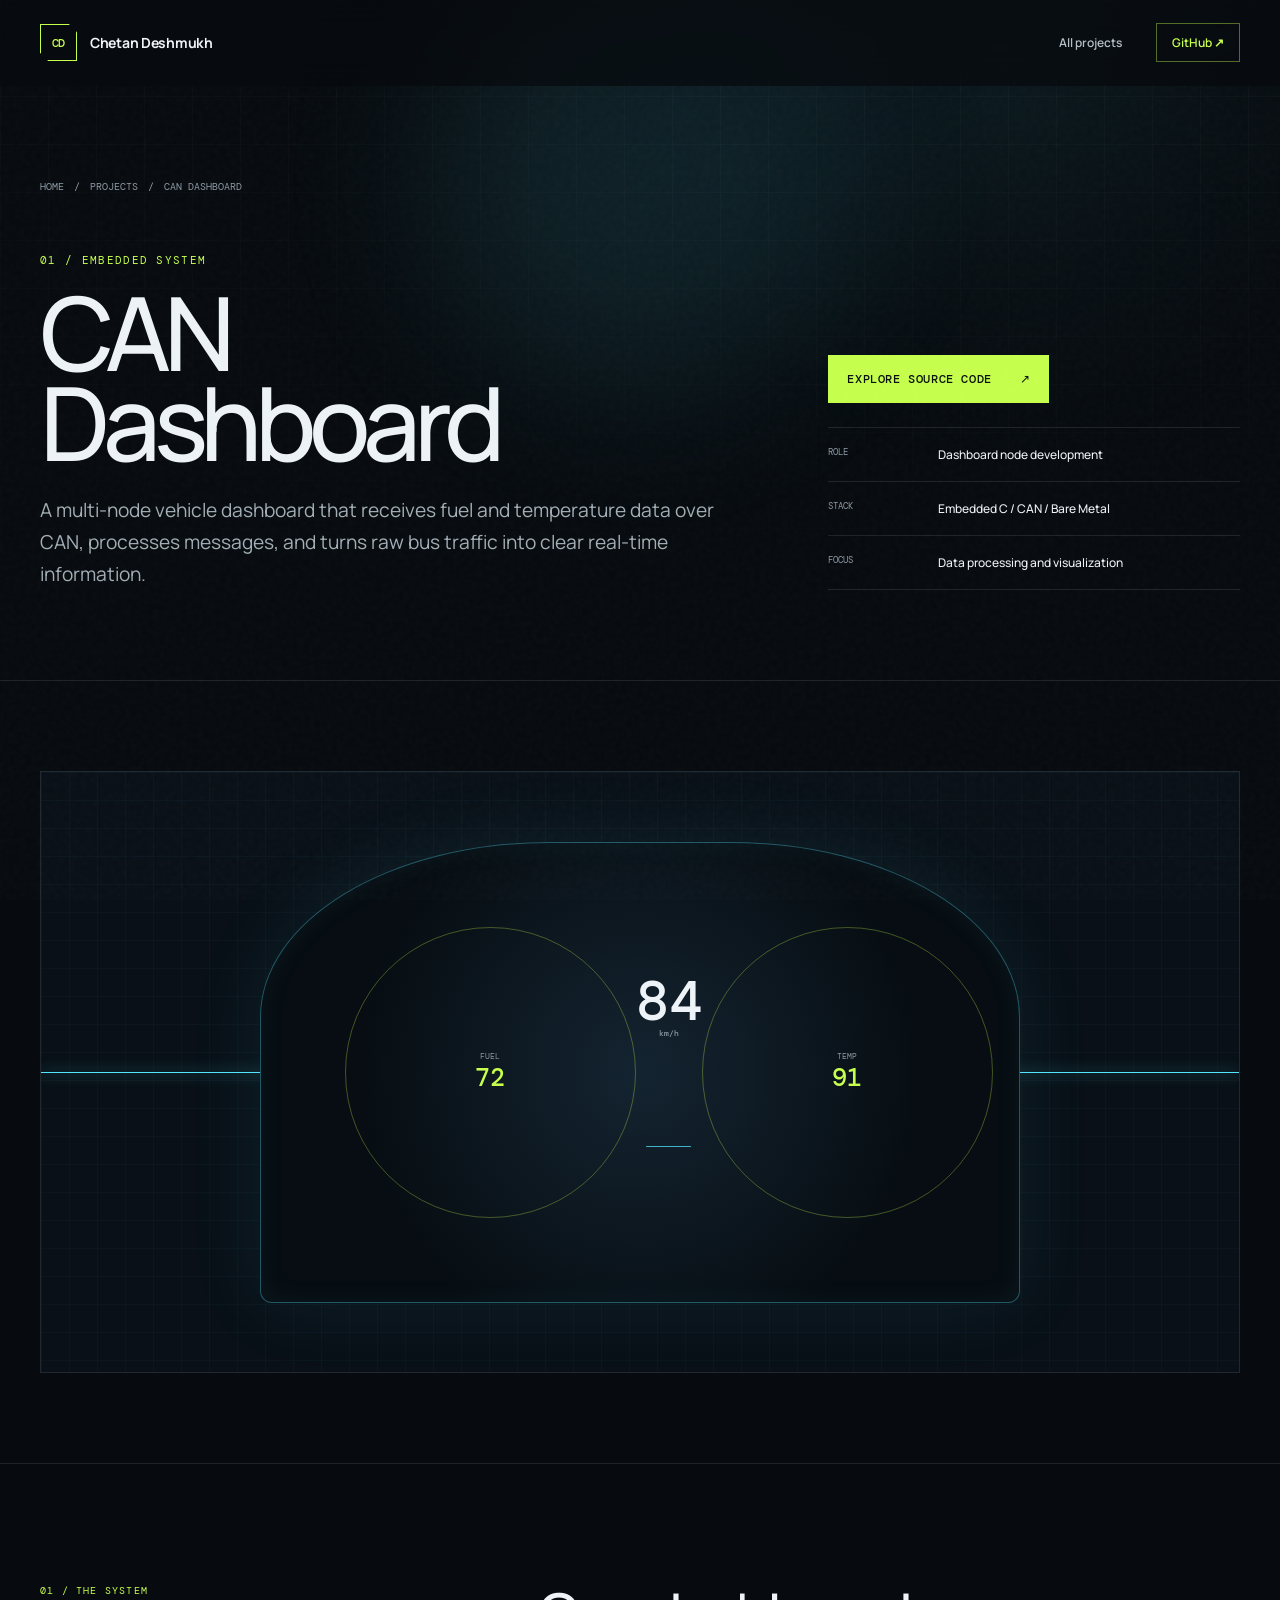
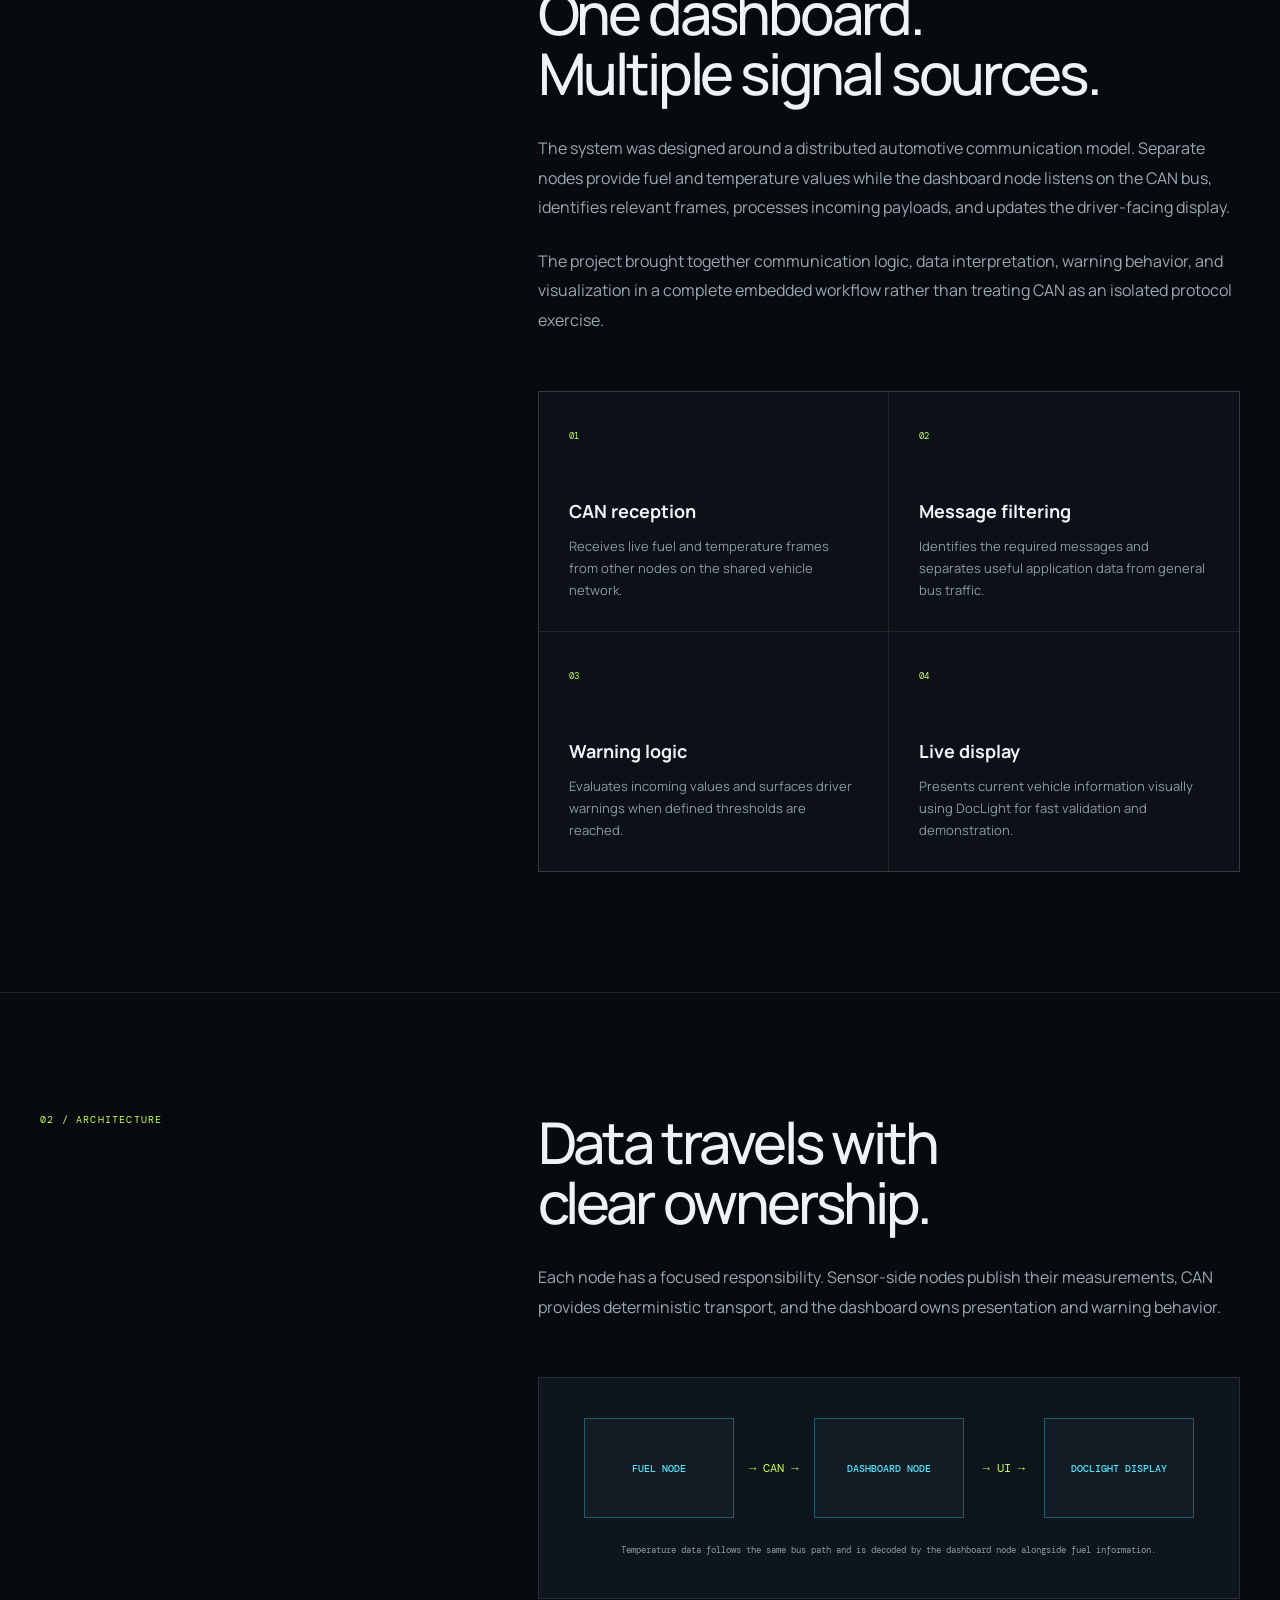
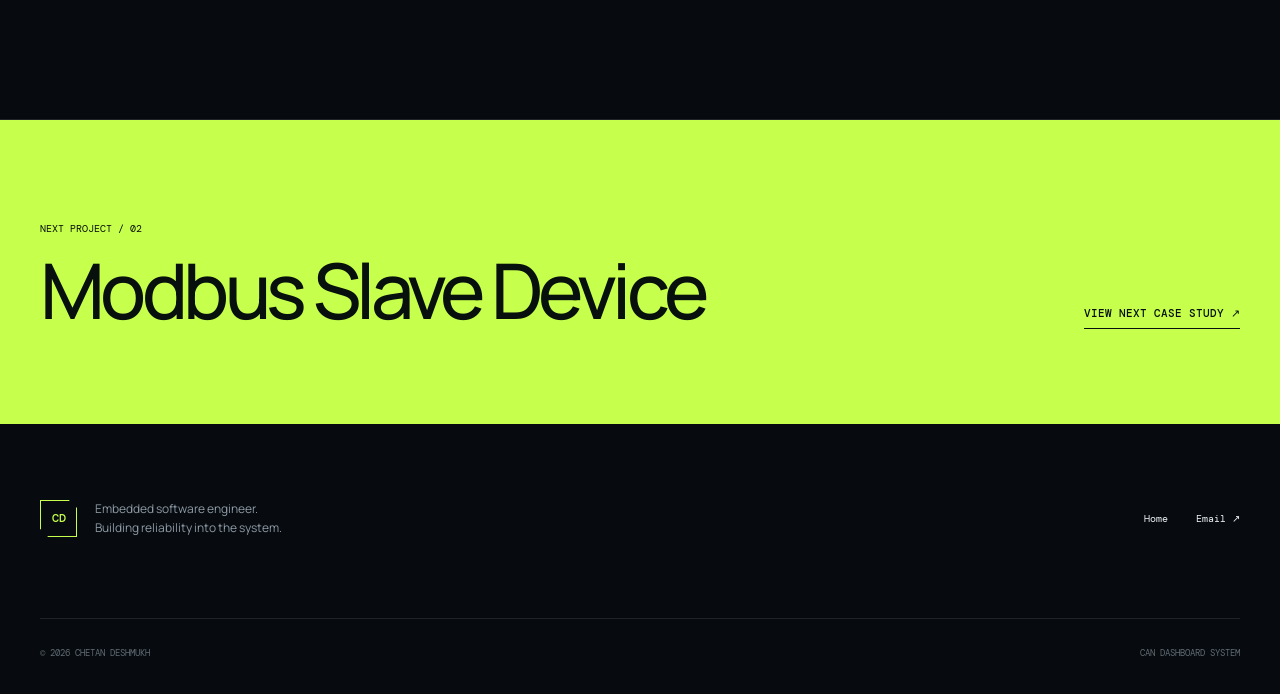
<file: projects/can-dashboard.html>
<!DOCTYPE html>
<html lang="en">
<head>
    <meta charset="UTF-8">
    <meta name="viewport" content="width=device-width, initial-scale=1.0">
    <meta name="description" content="CAN Dashboard System by Chetan Deshmukh: a multi-node automotive data display built with Embedded C and CAN.">
    <meta name="theme-color" content="#070b0f">
    <title>CAN Dashboard System | Chetan Deshmukh</title>
    <link rel="preconnect" href="https://fonts.googleapis.com">
    <link rel="preconnect" href="https://fonts.gstatic.com" crossorigin>
    <link href="https://fonts.googleapis.com/css2?family=DM+Mono:wght@400;500&family=Manrope:wght@400;500;600;700;800&display=swap" rel="stylesheet">
    <link rel="stylesheet" href="../assets/styles.css">
    <link rel="stylesheet" href="../assets/project.css">
    <script src="../assets/script.js" defer></script>
</head>
<body class="project-page">
    <a class="skip-link" href="#main">Skip to content</a>
    <div class="noise" aria-hidden="true"></div>
    <div class="cursor-glow" aria-hidden="true"></div>
    <header class="site-header" data-header>
        <a class="brand" href="../index.html" aria-label="Chetan Deshmukh, home"><span class="brand-mark">CD</span><span class="brand-name">Chetan Deshmukh</span></a>
        <button class="menu-toggle" type="button" aria-expanded="false" aria-controls="site-nav"><span></span><span></span><span class="sr-only">Toggle navigation</span></button>
        <nav class="site-nav" id="site-nav" aria-label="Project navigation">
            <a href="../index.html#projects">All projects</a>
            <a class="nav-cta" href="https://github.com/chetanhdeshmukh/dashboard-can-project" target="_blank" rel="noreferrer">GitHub <span aria-hidden="true">↗</span></a>
        </nav>
    </header>
    <main id="main">
        <section class="project-hero">
            <div class="section-shell">
                <div class="project-breadcrumb reveal"><a href="../index.html">Home</a><span>/</span><a href="../index.html#projects">Projects</a><span>/</span><span>CAN Dashboard</span></div>
                <div class="project-hero-grid">
                    <div class="reveal">
                        <div class="project-kicker">01 / EMBEDDED SYSTEM</div>
                        <h1>CAN<br>Dashboard</h1>
                        <p class="project-summary">A multi-node vehicle dashboard that receives fuel and temperature data over CAN, processes messages, and turns raw bus traffic into clear real-time information.</p>
                    </div>
                    <div class="project-actions reveal">
                        <a class="button button-primary" href="https://github.com/chetanhdeshmukh/dashboard-can-project" target="_blank" rel="noreferrer">Explore source code <span aria-hidden="true">↗</span></a>
                        <div class="project-facts">
                            <div><span>Role</span><strong>Dashboard node development</strong></div>
                            <div><span>Stack</span><strong>Embedded C / CAN / Bare Metal</strong></div>
                            <div><span>Focus</span><strong>Data processing and visualization</strong></div>
                        </div>
                    </div>
                </div>
            </div>
        </section>
        <section class="project-showcase">
            <div class="section-shell showcase-frame reveal">
                <div class="project-visual" aria-label="Stylized vehicle dashboard illustration">
                    <div class="dashboard">
                        <div class="gauge gauge-left"><span>FUEL</span><b>72</b></div>
                        <div class="dashboard-center"><div class="speed">84<small>km/h</small></div><div class="road"></div></div>
                        <div class="gauge gauge-right"><span>TEMP</span><b>91</b></div>
                    </div>
                    <div class="can-pulse"></div>
                </div>
            </div>
        </section>
        <section class="case-section">
            <div class="section-shell case-grid">
                <div class="case-label reveal">01 / THE SYSTEM</div>
                <div class="case-content reveal">
                    <h2>One dashboard.<br>Multiple signal sources.</h2>
                    <p>The system was designed around a distributed automotive communication model. Separate nodes provide fuel and temperature values while the dashboard node listens on the CAN bus, identifies relevant frames, processes incoming payloads, and updates the driver-facing display.</p>
                    <p>The project brought together communication logic, data interpretation, warning behavior, and visualization in a complete embedded workflow rather than treating CAN as an isolated protocol exercise.</p>
                    <div class="feature-grid">
                        <article class="feature-card"><span>01</span><h3>CAN reception</h3><p>Receives live fuel and temperature frames from other nodes on the shared vehicle network.</p></article>
                        <article class="feature-card"><span>02</span><h3>Message filtering</h3><p>Identifies the required messages and separates useful application data from general bus traffic.</p></article>
                        <article class="feature-card"><span>03</span><h3>Warning logic</h3><p>Evaluates incoming values and surfaces driver warnings when defined thresholds are reached.</p></article>
                        <article class="feature-card"><span>04</span><h3>Live display</h3><p>Presents current vehicle information visually using DocLight for fast validation and demonstration.</p></article>
                    </div>
                </div>
            </div>
        </section>
        <section class="case-section">
            <div class="section-shell case-grid">
                <div class="case-label reveal">02 / ARCHITECTURE</div>
                <div class="case-content reveal">
                    <h2>Data travels with<br>clear ownership.</h2>
                    <p>Each node has a focused responsibility. Sensor-side nodes publish their measurements, CAN provides deterministic transport, and the dashboard owns presentation and warning behavior.</p>
                    <div class="architecture">
                        <div class="architecture-flow">
                            <div class="architecture-node">FUEL NODE</div><div class="architecture-arrow">→ CAN →</div>
                            <div class="architecture-node">DASHBOARD NODE</div><div class="architecture-arrow">→ UI →</div>
                            <div class="architecture-node">DOCLIGHT DISPLAY</div>
                        </div>
                        <p class="architecture-note">Temperature data follows the same bus path and is decoded by the dashboard node alongside fuel information.</p>
                    </div>
                </div>
            </div>
        </section>
        <section class="project-next">
            <div class="section-shell next-inner">
                <div><span>Next project / 02</span><h2>Modbus Slave Device</h2></div>
                <a class="next-link" href="modbus-slave.html">View next case study ↗</a>
            </div>
        </section>
    </main>
    <footer class="site-footer section-shell">
        <div class="footer-brand"><span class="brand-mark">CD</span><p>Embedded software engineer.<br>Building reliability into the system.</p></div>
        <div class="footer-links"><a href="../index.html">Home</a><a href="mailto:support@chetandeshmukh.in">Email ↗</a></div>
        <div class="footer-meta"><span>© <span data-year></span> Chetan Deshmukh</span><span>CAN Dashboard System</span></div>
    </footer>
</body>
</html>
</file>
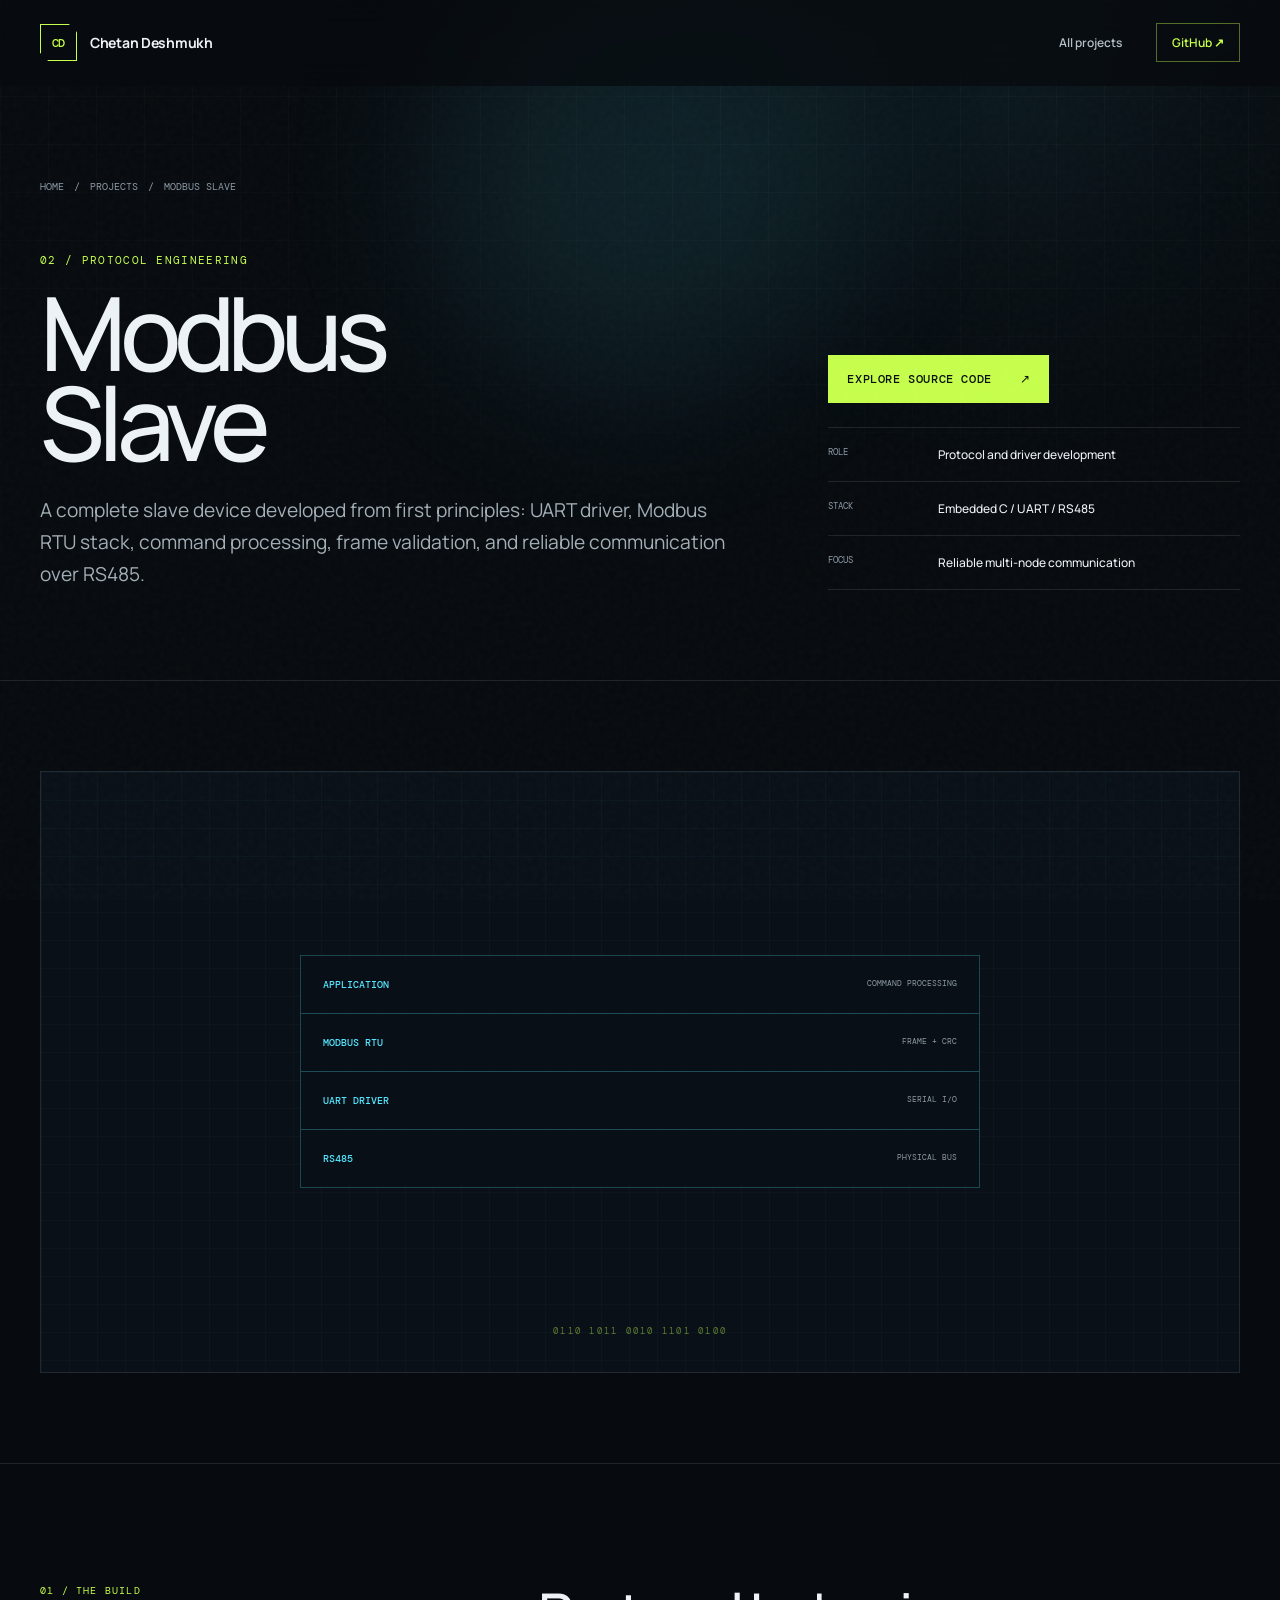
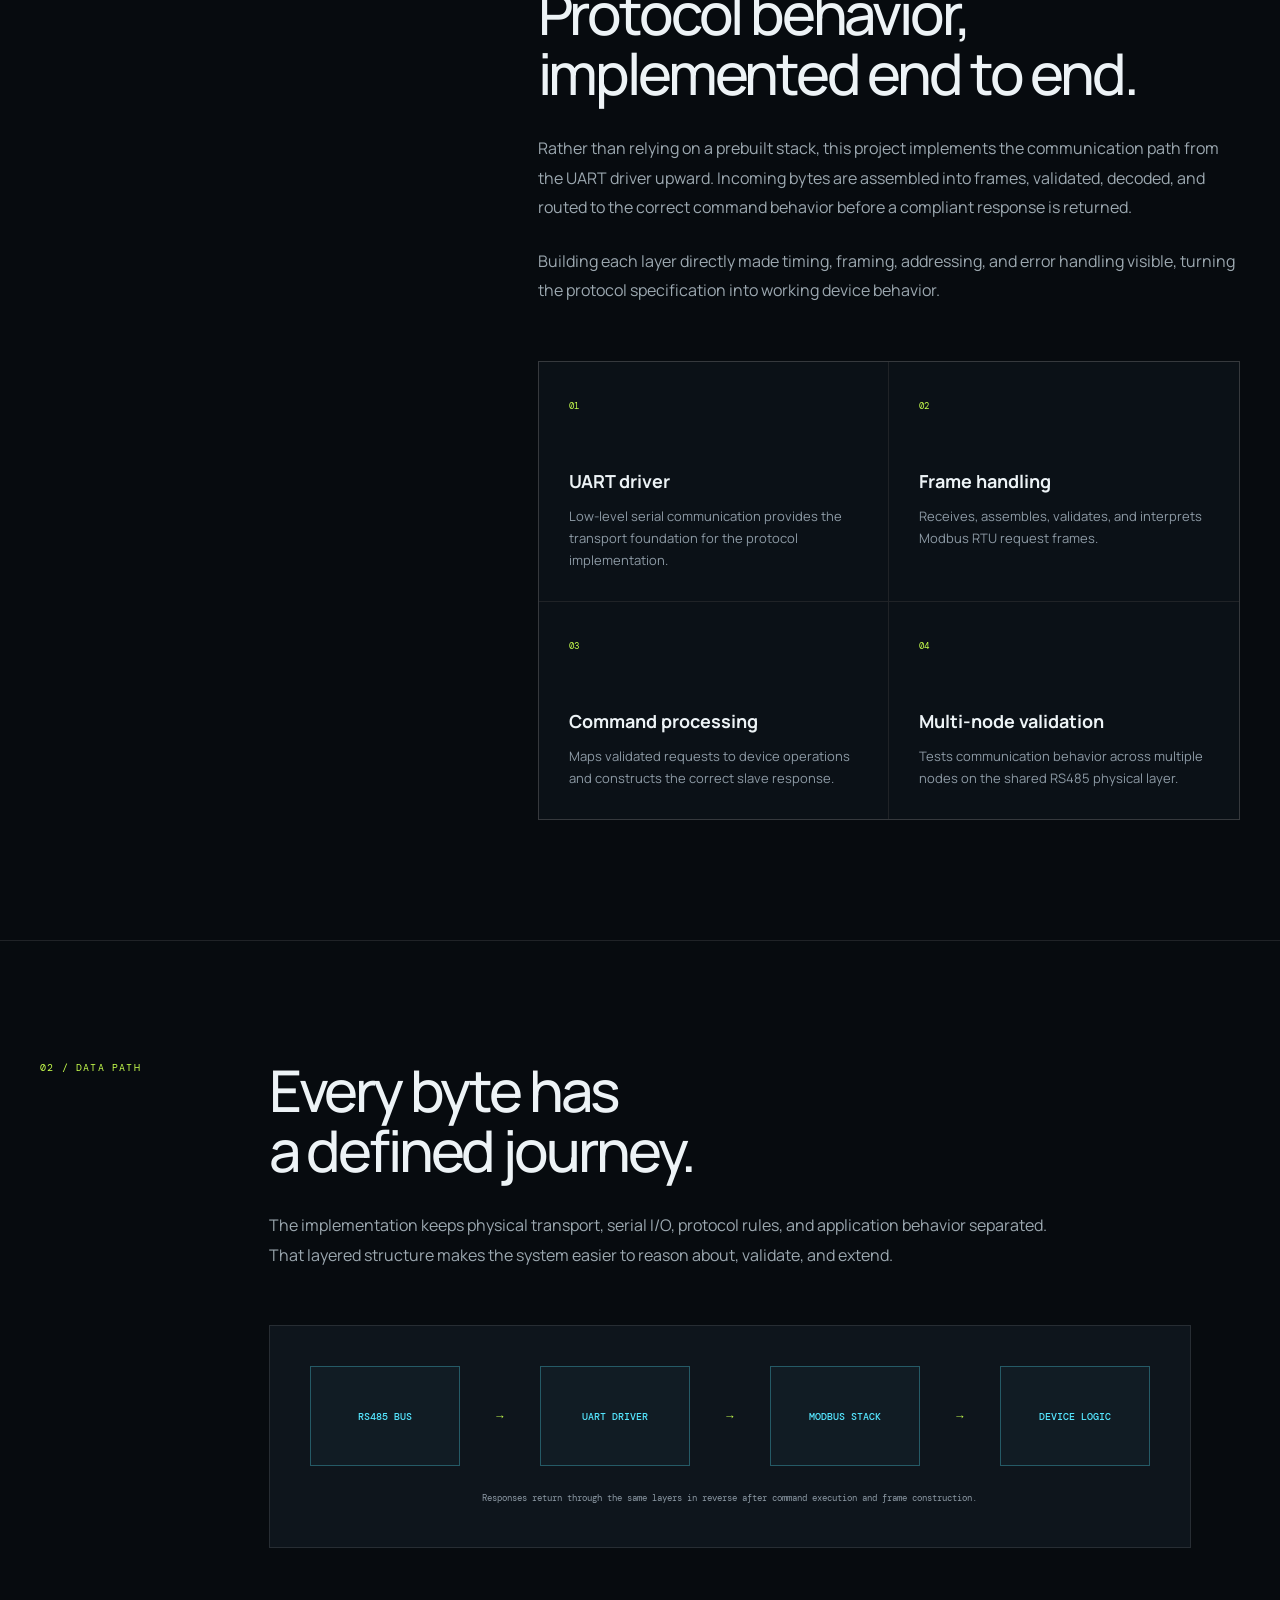
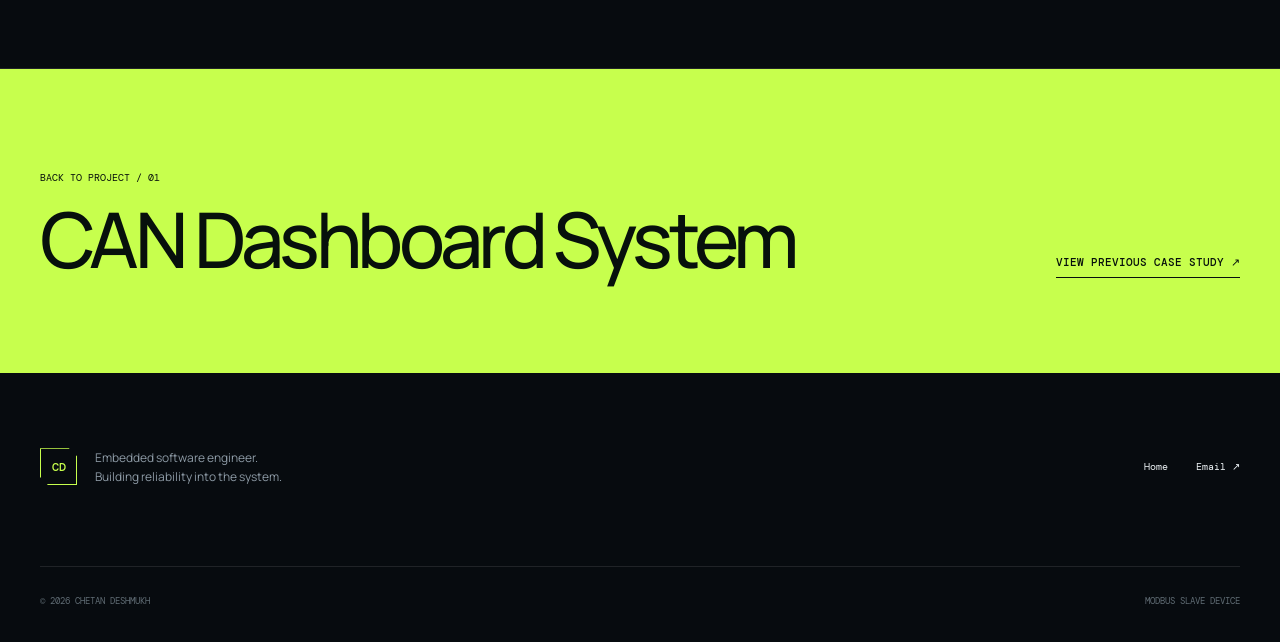
<file: projects/modbus-slave.html>
<!DOCTYPE html>
<html lang="en">
<head>
    <meta charset="UTF-8">
    <meta name="viewport" content="width=device-width, initial-scale=1.0">
    <meta name="description" content="Modbus Slave Device by Chetan Deshmukh: a protocol stack and device implementation built from scratch with Embedded C, UART, and RS485.">
    <meta name="theme-color" content="#070b0f">
    <title>Modbus Slave Device | Chetan Deshmukh</title>
    <link rel="preconnect" href="https://fonts.googleapis.com">
    <link rel="preconnect" href="https://fonts.gstatic.com" crossorigin>
    <link href="https://fonts.googleapis.com/css2?family=DM+Mono:wght@400;500&family=Manrope:wght@400;500;600;700;800&display=swap" rel="stylesheet">
    <link rel="stylesheet" href="../assets/styles.css">
    <link rel="stylesheet" href="../assets/project.css">
    <script src="../assets/script.js" defer></script>
</head>
<body class="project-page">
    <a class="skip-link" href="#main">Skip to content</a>
    <div class="noise" aria-hidden="true"></div>
    <div class="cursor-glow" aria-hidden="true"></div>
    <header class="site-header" data-header>
        <a class="brand" href="../index.html" aria-label="Chetan Deshmukh, home"><span class="brand-mark">CD</span><span class="brand-name">Chetan Deshmukh</span></a>
        <button class="menu-toggle" type="button" aria-expanded="false" aria-controls="site-nav"><span></span><span></span><span class="sr-only">Toggle navigation</span></button>
        <nav class="site-nav" id="site-nav" aria-label="Project navigation">
            <a href="../index.html#projects">All projects</a>
            <a class="nav-cta" href="https://github.com/chetanhdeshmukh/Modbus_Slave_Device" target="_blank" rel="noreferrer">GitHub <span aria-hidden="true">↗</span></a>
        </nav>
    </header>
    <main id="main">
        <section class="project-hero">
            <div class="section-shell">
                <div class="project-breadcrumb reveal"><a href="../index.html">Home</a><span>/</span><a href="../index.html#projects">Projects</a><span>/</span><span>Modbus Slave</span></div>
                <div class="project-hero-grid">
                    <div class="reveal">
                        <div class="project-kicker">02 / PROTOCOL ENGINEERING</div>
                        <h1>Modbus<br>Slave</h1>
                        <p class="project-summary">A complete slave device developed from first principles: UART driver, Modbus RTU stack, command processing, frame validation, and reliable communication over RS485.</p>
                    </div>
                    <div class="project-actions reveal">
                        <a class="button button-primary" href="https://github.com/chetanhdeshmukh/Modbus_Slave_Device" target="_blank" rel="noreferrer">Explore source code <span aria-hidden="true">↗</span></a>
                        <div class="project-facts">
                            <div><span>Role</span><strong>Protocol and driver development</strong></div>
                            <div><span>Stack</span><strong>Embedded C / UART / RS485</strong></div>
                            <div><span>Focus</span><strong>Reliable multi-node communication</strong></div>
                        </div>
                    </div>
                </div>
            </div>
        </section>
        <section class="project-showcase">
            <div class="section-shell showcase-frame reveal">
                <div class="project-visual" aria-label="Stylized Modbus protocol stack illustration">
                    <div class="protocol-stack">
                        <div><span>APPLICATION</span><i>COMMAND PROCESSING</i></div>
                        <div><span>MODBUS RTU</span><i>FRAME + CRC</i></div>
                        <div><span>UART DRIVER</span><i>SERIAL I/O</i></div>
                        <div><span>RS485</span><i>PHYSICAL BUS</i></div>
                    </div>
                    <div class="binary-stream">0110 1011 0010 1101 0100</div>
                </div>
            </div>
        </section>
        <section class="case-section">
            <div class="section-shell case-grid">
                <div class="case-label reveal">01 / THE BUILD</div>
                <div class="case-content reveal">
                    <h2>Protocol behavior,<br>implemented end to end.</h2>
                    <p>Rather than relying on a prebuilt stack, this project implements the communication path from the UART driver upward. Incoming bytes are assembled into frames, validated, decoded, and routed to the correct command behavior before a compliant response is returned.</p>
                    <p>Building each layer directly made timing, framing, addressing, and error handling visible, turning the protocol specification into working device behavior.</p>
                    <div class="feature-grid">
                        <article class="feature-card"><span>01</span><h3>UART driver</h3><p>Low-level serial communication provides the transport foundation for the protocol implementation.</p></article>
                        <article class="feature-card"><span>02</span><h3>Frame handling</h3><p>Receives, assembles, validates, and interprets Modbus RTU request frames.</p></article>
                        <article class="feature-card"><span>03</span><h3>Command processing</h3><p>Maps validated requests to device operations and constructs the correct slave response.</p></article>
                        <article class="feature-card"><span>04</span><h3>Multi-node validation</h3><p>Tests communication behavior across multiple nodes on the shared RS485 physical layer.</p></article>
                    </div>
                </div>
            </div>
        </section>
        <section class="case-section">
            <div class="section-shell case-grid">
                <div class="case-label reveal">02 / DATA PATH</div>
                <div class="case-content reveal">
                    <h2>Every byte has<br>a defined journey.</h2>
                    <p>The implementation keeps physical transport, serial I/O, protocol rules, and application behavior separated. That layered structure makes the system easier to reason about, validate, and extend.</p>
                    <div class="architecture">
                        <div class="architecture-flow">
                            <div class="architecture-node">RS485 BUS</div><div class="architecture-arrow">→</div>
                            <div class="architecture-node">UART DRIVER</div><div class="architecture-arrow">→</div>
                            <div class="architecture-node">MODBUS STACK</div><div class="architecture-arrow">→</div>
                            <div class="architecture-node">DEVICE LOGIC</div>
                        </div>
                        <p class="architecture-note">Responses return through the same layers in reverse after command execution and frame construction.</p>
                    </div>
                </div>
            </div>
        </section>
        <section class="project-next">
            <div class="section-shell next-inner">
                <div><span>Back to project / 01</span><h2>CAN Dashboard System</h2></div>
                <a class="next-link" href="can-dashboard.html">View previous case study ↗</a>
            </div>
        </section>
    </main>
    <footer class="site-footer section-shell">
        <div class="footer-brand"><span class="brand-mark">CD</span><p>Embedded software engineer.<br>Building reliability into the system.</p></div>
        <div class="footer-links"><a href="../index.html">Home</a><a href="mailto:support@chetandeshmukh.in">Email ↗</a></div>
        <div class="footer-meta"><span>© <span data-year></span> Chetan Deshmukh</span><span>Modbus Slave Device</span></div>
    </footer>
</body>
</html>
</file>
<file: assets/styles.css>
:root {
    --bg: #070b0f;
    --bg-soft: #0b1117;
    --panel: #0e151c;
    --panel-light: #121b24;
    --line: rgba(199, 255, 77, 0.16);
    --line-white: rgba(255, 255, 255, 0.1);
    --text: #edf3f6;
    --muted: #8d9aa5;
    --acid: #c7ff4d;
    --cyan: #55e6ff;
    --dark: #07100c;
    --font-sans: "Manrope", Arial, sans-serif;
    --font-mono: "DM Mono", Consolas, monospace;
    --shell: min(1420px, calc(100% - 80px));
}

* { box-sizing: border-box; }
html { scroll-behavior: smooth; }
body {
    margin: 0;
    overflow-x: hidden;
    color: var(--text);
    background: var(--bg);
    font-family: var(--font-sans);
    -webkit-font-smoothing: antialiased;
}
body::before {
    content: "";
    position: fixed;
    inset: 0;
    z-index: -3;
    background:
        radial-gradient(circle at 78% 12%, rgba(85, 230, 255, 0.07), transparent 24rem),
        linear-gradient(rgba(255,255,255,.023) 1px, transparent 1px),
        linear-gradient(90deg, rgba(255,255,255,.023) 1px, transparent 1px);
    background-size: auto, 48px 48px, 48px 48px;
    mask-image: linear-gradient(to bottom, black 0, transparent 46rem);
}
a { color: inherit; text-decoration: none; }
button { color: inherit; font: inherit; }
::selection { color: var(--dark); background: var(--acid); }
.section-shell { width: var(--shell); margin-inline: auto; }
.sr-only {
    position: absolute; width: 1px; height: 1px; padding: 0; margin: -1px;
    overflow: hidden; clip: rect(0,0,0,0); white-space: nowrap; border: 0;
}
.skip-link {
    position: fixed; top: 12px; left: 12px; z-index: 1000; padding: 10px 16px;
    color: var(--dark); background: var(--acid); transform: translateY(-150%);
}
.skip-link:focus { transform: translateY(0); }
.noise {
    position: fixed; inset: 0; z-index: 20; pointer-events: none; opacity: .035;
    background-image: url("data:image/svg+xml,%3Csvg viewBox='0 0 180 180' xmlns='http://www.w3.org/2000/svg'%3E%3Cfilter id='n'%3E%3CfeTurbulence type='fractalNoise' baseFrequency='.9' numOctaves='4' stitchTiles='stitch'/%3E%3C/filter%3E%3Crect width='100%25' height='100%25' filter='url(%23n)' opacity='.8'/%3E%3C/svg%3E");
}
.cursor-glow {
    position: fixed; width: 420px; height: 420px; z-index: -1; pointer-events: none;
    border-radius: 50%; opacity: .1; filter: blur(90px); background: var(--cyan);
    translate: -50% -50%; left: var(--pointer-x, 50%); top: var(--pointer-y, 20%);
}

.site-header {
    position: fixed; inset: 0 0 auto; z-index: 100; display: flex; align-items: center;
    justify-content: space-between; height: 86px; padding: 0 max(40px, calc((100vw - 1420px) / 2));
    border-bottom: 1px solid transparent; transition: background .25s, border-color .25s, height .25s;
}
.site-header.scrolled {
    height: 70px; border-color: var(--line-white); background: rgba(7,11,15,.84);
    backdrop-filter: blur(18px);
}
.brand { display: flex; align-items: center; gap: 13px; font-size: 14px; font-weight: 700; letter-spacing: -.02em; }
.brand-mark {
    display: grid; width: 37px; height: 37px; place-items: center; border: 1px solid var(--acid);
    color: var(--acid); font: 500 12px var(--font-mono); clip-path: polygon(0 0, 78% 0, 100% 22%, 100% 100%, 22% 100%, 0 78%);
}
.site-nav { display: flex; align-items: center; gap: 34px; color: #b4bec5; font-size: 12px; font-weight: 600; }
.site-nav a { transition: color .2s; }
.site-nav a:hover, .site-nav a:focus-visible { color: var(--acid); }
.site-nav .nav-cta { padding: 10px 15px; border: 1px solid rgba(199,255,77,.4); color: var(--acid); }
.menu-toggle { display: none; border: 0; background: none; }

.hero { min-height: 100vh; padding-top: 150px; display: grid; grid-template-columns: 1.12fr .88fr; align-items: center; column-gap: 8vw; }
.hero-copy { padding: 70px 0 55px; }
.eyebrow {
    margin: 0 0 25px; color: var(--acid); font: 500 11px/1.4 var(--font-mono);
    letter-spacing: .14em; text-transform: uppercase;
}
.status-dot {
    display: inline-block; width: 7px; height: 7px; margin-right: 9px; border-radius: 50%;
    background: var(--acid); box-shadow: 0 0 0 4px rgba(199,255,77,.1), 0 0 15px var(--acid);
}
.hero h1, .section-heading h2, .contact-section h2 {
    margin: 0; font-weight: 500; letter-spacing: -.065em; line-height: .98;
}
.hero h1 { max-width: 840px; font-size: clamp(50px, 6.2vw, 100px); }
.hero h1 span { color: var(--acid); }
.hero-intro { max-width: 670px; margin: 34px 0 0; color: #a8b3bb; font-size: clamp(16px, 1.35vw, 20px); line-height: 1.75; }
.hero-actions { display: flex; align-items: center; gap: 32px; margin-top: 42px; }
.button {
    display: inline-flex; align-items: center; justify-content: space-between; gap: 28px;
    padding: 15px 18px; border: 1px solid; font: 500 12px var(--font-mono); text-transform: uppercase;
    letter-spacing: .05em; transition: transform .2s, background .2s, color .2s;
}
.button:hover { transform: translateY(-3px); }
.button-primary { color: var(--dark); border-color: var(--acid); background: var(--acid); }
.button-primary:hover { color: var(--acid); background: transparent; }
.text-link {
    color: #b6c0c7; border-bottom: 1px solid rgba(255,255,255,.3);
    font: 400 12px var(--font-mono); padding-bottom: 5px;
}
.text-link:hover { color: var(--cyan); border-color: var(--cyan); }

.hero-system {
    position: relative; min-height: 540px; overflow: hidden; border: 1px solid var(--line-white);
    background: linear-gradient(145deg, rgba(16,25,33,.92), rgba(8,13,18,.82));
    clip-path: polygon(0 0, calc(100% - 36px) 0, 100% 36px, 100% 100%, 36px 100%, 0 calc(100% - 36px));
}
.hero-system::before {
    content: ""; position: absolute; inset: 48px 0 95px;
    background: linear-gradient(rgba(85,230,255,.05) 1px, transparent 1px), linear-gradient(90deg, rgba(85,230,255,.05) 1px, transparent 1px);
    background-size: 30px 30px;
}
.system-topbar {
    display: flex; justify-content: space-between; padding: 17px 20px; border-bottom: 1px solid var(--line-white);
    color: var(--muted); font: 400 10px var(--font-mono); letter-spacing: .1em;
}
.system-state { color: var(--acid); }
.orbital-visual { position: absolute; inset: 68px 0 102px; display: grid; place-items: center; }
.orbit, .core { position: absolute; border-radius: 50%; }
.orbit { border: 1px solid rgba(85,230,255,.24); animation: spin 14s linear infinite; }
.orbit-one { width: 310px; height: 310px; }
.orbit-two { width: 400px; height: 400px; border-style: dashed; animation-direction: reverse; animation-duration: 30s; }
.orbit span { position: absolute; width: 8px; height: 8px; top: 14%; left: 14%; border-radius: 50%; background: var(--cyan); box-shadow: 0 0 18px var(--cyan); }
.orbit-two span { top: 76%; left: 88%; background: var(--acid); box-shadow: 0 0 18px var(--acid); }
.core {
    display: grid; width: 172px; height: 172px; place-items: center; border: 1px solid rgba(199,255,77,.4);
    background: radial-gradient(circle, rgba(199,255,77,.1), rgba(7,11,15,.8) 64%);
    box-shadow: inset 0 0 40px rgba(199,255,77,.05), 0 0 70px rgba(85,230,255,.07);
}
.core svg { width: 82px; fill: none; stroke: var(--acid); stroke-width: 3; }
.node { position: absolute; width: 7px; height: 7px; border: 1px solid var(--cyan); transform: rotate(45deg); }
.node-a { top: 18%; right: 18%; }.node-b { bottom: 25%; left: 16%; }.node-c { bottom: 12%; right: 28%; border-color: var(--acid); }
.system-readout {
    position: absolute; inset: auto 0 30px; display: grid; grid-template-columns: repeat(3,1fr);
    padding: 20px; border-top: 1px solid var(--line-white);
}
.system-readout div { padding: 0 14px; border-right: 1px solid var(--line-white); }
.system-readout div:last-child { border: 0; }
.system-readout span, .system-readout strong { display: block; }
.system-readout span { margin-bottom: 8px; color: var(--muted); font: 400 9px var(--font-mono); text-transform: uppercase; }
.system-readout strong { color: #dce6eb; font: 500 10px var(--font-mono); }
.signal-line { position: absolute; right: 0; bottom: 0; left: 0; height: 3px; background: rgba(199,255,77,.1); }
.signal-line span { display: block; width: 30%; height: 100%; background: var(--acid); box-shadow: 0 0 14px var(--acid); animation: scan 3s ease-in-out infinite; }
.hero-metrics {
    grid-column: 1/-1; display: grid; grid-template-columns: repeat(4, 1fr); border-block: 1px solid var(--line-white);
}
.hero-metrics div { display: flex; align-items: center; gap: 18px; padding: 25px 30px; border-right: 1px solid var(--line-white); }
.hero-metrics div:last-child { border-right: 0; }
.hero-metrics strong { color: var(--acid); font: 500 clamp(21px,2vw,30px) var(--font-mono); }
.hero-metrics span { color: var(--muted); font: 400 10px/1.5 var(--font-mono); text-transform: uppercase; }

.marquee { overflow: hidden; padding: 18px 0; color: var(--dark); background: var(--acid); }
.marquee-track { display: flex; width: max-content; align-items: center; animation: marquee 30s linear infinite; }
.marquee span { padding: 0 30px; font: 500 11px var(--font-mono); letter-spacing: .08em; }
.marquee i { width: 5px; height: 5px; border-radius: 50%; background: var(--dark); }

.content-section { padding: 140px 0; border-bottom: 1px solid var(--line-white); }
.section-index { margin-bottom: 75px; color: #5f6a72; font: 400 10px var(--font-mono); letter-spacing: .12em; }
.section-heading { display: grid; grid-template-columns: 1fr 3fr; align-items: start; margin-bottom: 85px; }
.section-heading .eyebrow { margin-top: 9px; }
.section-heading h2 { font-size: clamp(42px, 5.3vw, 78px); }
.section-heading h2 span { color: #64717a; }
.about-grid { display: grid; grid-template-columns: 1fr 1.1fr 1fr; gap: 6vw; align-items: start; }
.about-lead p { margin: 0; font-size: clamp(22px, 2vw, 30px); line-height: 1.45; letter-spacing: -.035em; }
.about-copy p { margin: 0 0 22px; color: #9ba8b0; font-size: 15px; line-height: 1.8; }
.philosophy-card {
    position: relative; margin: 0; padding: 42px; border: 1px solid var(--line);
    background: linear-gradient(135deg, rgba(199,255,77,.08), transparent);
    clip-path: polygon(0 0, calc(100% - 26px) 0, 100% 26px, 100% 100%, 0 100%);
}
.quote-mark { color: var(--acid); font: 500 50px/1 var(--font-mono); }
.philosophy-card p { margin: 8px 0 28px; font-size: 20px; line-height: 1.55; }
.philosophy-card cite { color: var(--muted); font: normal 10px var(--font-mono); text-transform: uppercase; letter-spacing: .1em; }

.experience-list { border-top: 1px solid var(--line-white); }
.experience-item {
    display: grid; grid-template-columns: .75fr 1.25fr 2fr; gap: 5vw;
    padding: 48px 0; border-bottom: 1px solid var(--line-white);
}
.experience-meta { display: flex; flex-direction: column; gap: 14px; color: var(--muted); font: 400 10px var(--font-mono); }
.active-label { color: var(--acid); }
.active-label i { display: inline-block; width: 5px; height: 5px; margin-right: 7px; border-radius: 50%; background: var(--acid); }
.experience-role p { margin: 0 0 10px; color: var(--acid); font: 400 11px var(--font-mono); }
.experience-role h3 { margin: 0; font-size: clamp(23px,2.2vw,34px); line-height: 1.2; letter-spacing: -.035em; }
.experience-detail > p { max-width: 650px; margin: 0 0 24px; color: #9da9b1; font-size: 15px; line-height: 1.75; }
.compact-list { display: grid; grid-template-columns: 1fr 1fr; gap: 10px 20px; margin: 0; padding: 0; list-style: none; }
.compact-list li { color: #c5ced3; font: 400 10px/1.5 var(--font-mono); }
.compact-list li::before { content: "+ "; color: var(--acid); }
.recognition-strip { display: grid; grid-template-columns: 1fr 1fr; margin-top: 75px; border: 1px solid var(--line); }
.recognition-strip > div { padding: 38px; border-right: 1px solid var(--line); background: rgba(199,255,77,.025); }
.recognition-strip > div:last-child { border: 0; }
.mini-label { display: block; margin-bottom: 18px; color: var(--acid); font: 400 9px var(--font-mono); letter-spacing: .1em; }
.recognition-strip strong { display: block; margin-bottom: 12px; font-size: 23px; }
.recognition-strip p { max-width: 540px; margin: 0; color: var(--muted); font-size: 13px; line-height: 1.7; }

.project-list { display: grid; gap: 32px; }
.project-card {
    position: relative; display: grid; grid-template-columns: 55px 1.2fr 1fr; min-height: 540px;
    overflow: hidden; border: 1px solid var(--line-white); background: var(--panel); transition: border-color .25s, transform .25s;
}
.project-card:hover { transform: translateY(-5px); border-color: rgba(199,255,77,.45); }
.project-main-link { position: absolute; inset: 0; z-index: 3; }
.project-number { padding: 24px 18px; border-right: 1px solid var(--line-white); color: var(--muted); font: 400 10px var(--font-mono); }
.project-visual { position: relative; display: grid; place-items: center; overflow: hidden; border-right: 1px solid var(--line-white); background: #091017; }
.project-visual::before {
    content: ""; position: absolute; inset: 0; opacity: .6;
    background: linear-gradient(rgba(85,230,255,.05) 1px, transparent 1px), linear-gradient(90deg, rgba(85,230,255,.05) 1px, transparent 1px);
    background-size: 28px 28px;
}
.project-info { align-self: center; padding: 60px; }
.project-type { margin-bottom: 28px; color: var(--acid); font: 400 9px var(--font-mono); letter-spacing: .12em; }
.project-info h3 { margin: 0 0 25px; font-size: clamp(38px,4vw,60px); line-height: 1.02; letter-spacing: -.055em; }
.project-info p { color: #96a3ab; font-size: 14px; line-height: 1.75; }
.project-tags { display: flex; flex-wrap: wrap; gap: 8px; margin: 30px 0 45px; }
.project-tags span { padding: 7px 10px; border: 1px solid var(--line-white); color: #aeb9c0; font: 400 9px var(--font-mono); text-transform: uppercase; }
.project-link { color: var(--acid); font: 500 11px var(--font-mono); text-transform: uppercase; }
.dashboard { position: relative; z-index: 1; display: grid; grid-template-columns: 1fr 1.3fr 1fr; width: 84%; aspect-ratio: 1.65; padding: 7%; border: 1px solid rgba(85,230,255,.35); border-radius: 38% 38% 12px 12px; background: radial-gradient(circle at center, #142431, #070d12 65%); box-shadow: 0 0 80px rgba(85,230,255,.08), inset 0 0 30px rgba(85,230,255,.05); }
.gauge { display: grid; place-content: center; text-align: center; border: 1px solid rgba(199,255,77,.3); border-radius: 50%; aspect-ratio: 1; }
.gauge span { color: var(--muted); font: 400 8px var(--font-mono); }
.gauge b { color: var(--acid); font: 500 25px var(--font-mono); }
.dashboard-center { display: grid; place-items: center; }
.speed { color: var(--text); font: 500 55px/1 var(--font-mono); text-align: center; }
.speed small { display: block; color: var(--muted); font-size: 8px; }
.road { width: 80%; height: 30px; margin-top: 10px; border-top: 1px solid var(--cyan); transform: perspective(50px) rotateX(40deg); }
.can-pulse { position: absolute; width: 100%; height: 1px; background: var(--cyan); box-shadow: 0 0 14px var(--cyan); animation: pulse-y 4s ease-in-out infinite; }
.protocol-stack { position: relative; z-index: 1; width: 72%; }
.protocol-stack div { display: flex; justify-content: space-between; margin-top: -1px; padding: 22px; border: 1px solid rgba(85,230,255,.25); background: rgba(9,16,23,.85); transition: transform .25s, border-color .25s; }
.project-card:hover .protocol-stack div:nth-child(1) { transform: translateX(12px); }
.project-card:hover .protocol-stack div:nth-child(2) { transform: translateX(-8px); }
.project-card:hover .protocol-stack div:nth-child(3) { transform: translateX(6px); }
.protocol-stack span { color: var(--cyan); font: 500 10px var(--font-mono); }
.protocol-stack i { color: var(--muted); font: normal 8px var(--font-mono); }
.binary-stream { position: absolute; bottom: 35px; color: rgba(199,255,77,.45); font: 400 9px var(--font-mono); letter-spacing: .25em; }

.capability-grid { display: grid; grid-template-columns: repeat(4, 1fr); border: 1px solid var(--line-white); }
.capability-card { min-height: 330px; padding: 32px; border-right: 1px solid var(--line-white); background: linear-gradient(180deg, rgba(255,255,255,.018), transparent); }
.capability-card:last-child { border: 0; }
.capability-card > span { color: var(--acid); font: 400 9px var(--font-mono); }
.capability-card h3 { margin: 120px 0 18px; font-size: 21px; }
.capability-card p { margin: 0; color: var(--muted); font-size: 13px; line-height: 1.75; }
.achievement-row { display: grid; grid-template-columns: repeat(4,1fr); margin-top: 25px; }
.achievement-row span { padding: 18px 20px; border-right: 1px solid var(--line-white); color: #a8b4bb; font: 400 9px var(--font-mono); text-align: center; }

.contact-section { padding: 110px 0; color: var(--dark); background: var(--acid); }
.contact-section .eyebrow { color: #263315; }
.contact-section .status-dot { background: var(--dark); box-shadow: none; }
.contact-grid { display: grid; grid-template-columns: 1.45fr .55fr; gap: 8vw; align-items: end; }
.contact-section h2 { font-size: clamp(50px,6vw,88px); }
.contact-action p { margin: 0 0 30px; font-size: 15px; line-height: 1.65; }
.button-dark { color: var(--acid); border-color: var(--dark); background: var(--dark); }
.button-dark:hover { color: var(--dark); background: transparent; }
.site-footer { display: grid; grid-template-columns: 1fr 1fr; gap: 80px; padding-block: 75px 35px; }
.footer-brand { display: flex; align-items: center; gap: 18px; }
.footer-brand p { margin: 0; color: var(--muted); font-size: 12px; line-height: 1.6; }
.footer-links { display: flex; justify-content: flex-end; gap: 28px; align-items: center; font: 400 10px var(--font-mono); }
.footer-links a:hover { color: var(--acid); }
.footer-meta { grid-column: 1/-1; display: flex; justify-content: space-between; padding-top: 28px; border-top: 1px solid var(--line-white); color: #5f6b73; font: 400 9px var(--font-mono); text-transform: uppercase; }

.reveal { opacity: 0; transform: translateY(22px); transition: opacity .7s ease, transform .7s ease; }
.reveal.is-visible { opacity: 1; transform: none; }
@keyframes spin { to { transform: rotate(360deg); } }
@keyframes scan { 0%,100% { transform: translateX(-20%); } 50% { transform: translateX(260%); } }
@keyframes marquee { to { transform: translateX(-50%); } }
@keyframes pulse-y { 0%,100% { transform: translateY(-180px); opacity: 0; } 50% { opacity: 1; } 90% { transform: translateY(180px); opacity: 0; } }

@media (max-width: 1100px) {
    :root { --shell: min(100% - 48px, 1420px); }
    .hero { grid-template-columns: 1fr; padding-top: 120px; }
    .hero-system { width: min(680px,100%); min-height: 500px; margin: 0 auto 70px; }
    .section-heading { grid-template-columns: 1fr; gap: 15px; }
    .about-grid { grid-template-columns: 1fr 1fr; }
    .philosophy-card { grid-column: 1/-1; }
    .project-card { grid-template-columns: 45px 1fr; }
    .project-visual { min-height: 460px; border-bottom: 1px solid var(--line-white); }
    .project-info { grid-column: 2; }
    .project-number { grid-row: 1/3; }
    .capability-grid { grid-template-columns: 1fr 1fr; }
    .capability-card:nth-child(2) { border-right: 0; }
    .capability-card:nth-child(-n+2) { border-bottom: 1px solid var(--line-white); }
    .contact-grid { grid-template-columns: 1fr; align-items: start; }
    .contact-action { max-width: 560px; }
}
@media (max-width: 760px) {
    :root { --shell: calc(100% - 32px); }
    .cursor-glow { display: none; }
    .site-header { height: 70px; padding: 0 16px; background: rgba(7,11,15,.88); backdrop-filter: blur(16px); }
    .brand-name { display: none; }
    .menu-toggle { display: grid; width: 42px; height: 42px; padding: 11px; place-content: center; gap: 6px; border: 1px solid var(--line-white); }
    .menu-toggle span:not(.sr-only) { display: block; width: 18px; height: 1px; background: var(--text); transition: transform .2s; }
    .menu-toggle[aria-expanded="true"] span:first-child { transform: translateY(3.5px) rotate(45deg); }
    .menu-toggle[aria-expanded="true"] span:nth-child(2) { transform: translateY(-3.5px) rotate(-45deg); }
    .site-nav {
        position: fixed; top: 70px; right: 0; left: 0; display: grid; gap: 0; padding: 12px 16px 22px;
        border-bottom: 1px solid var(--line-white); background: rgba(7,11,15,.97);
        transform: translateY(-130%); transition: transform .25s;
    }
    .site-nav.open { transform: translateY(0); }
    .site-nav a { padding: 16px 4px; border-bottom: 1px solid var(--line-white); }
    .site-nav .nav-cta { margin-top: 12px; text-align: center; border: 1px solid var(--line); }
    .hero { display: block; min-height: auto; padding-top: 105px; }
    .hero-copy { padding: 35px 0 65px; }
    .hero h1 { font-size: clamp(45px, 14vw, 68px); }
    .hero-intro { font-size: 15px; }
    .hero-actions { align-items: flex-start; flex-direction: column; gap: 23px; }
    .hero-system { min-height: 430px; }
    .orbit-one { width: 230px; height: 230px; }
    .orbit-two { width: 310px; height: 310px; }
    .core { width: 135px; height: 135px; }
    .system-readout { padding: 16px 5px; }
    .system-readout div { padding: 0 8px; }
    .system-readout strong { font-size: 8px; }
    .hero-metrics { grid-template-columns: 1fr 1fr; margin-bottom: 60px; }
    .hero-metrics div { padding: 19px 12px; }
    .hero-metrics div:nth-child(2) { border-right: 0; }
    .hero-metrics div:nth-child(-n+2) { border-bottom: 1px solid var(--line-white); }
    .content-section { padding: 90px 0; }
    .section-index { margin-bottom: 45px; }
    .section-heading { margin-bottom: 52px; }
    .section-heading h2 { font-size: clamp(38px, 12vw, 58px); }
    .about-grid { grid-template-columns: 1fr; gap: 38px; }
    .philosophy-card { grid-column: auto; padding: 30px; }
    .experience-item { grid-template-columns: 1fr; gap: 26px; padding: 36px 0; }
    .experience-meta { flex-direction: row; justify-content: space-between; }
    .compact-list { grid-template-columns: 1fr; }
    .recognition-strip { grid-template-columns: 1fr; margin-top: 48px; }
    .recognition-strip > div { padding: 28px; border-right: 0; border-bottom: 1px solid var(--line); }
    .recognition-strip > div:last-child { border-bottom: 0; }
    .project-card { display: block; min-height: auto; }
    .project-number { border-right: 0; border-bottom: 1px solid var(--line-white); }
    .project-visual { min-height: 320px; border-right: 0; }
    .project-info { padding: 35px 24px 42px; }
    .project-info h3 { font-size: 42px; }
    .dashboard { width: 92%; }
    .speed { font-size: 34px; }
    .gauge b { font-size: 16px; }
    .protocol-stack { width: 84%; }
    .protocol-stack div { padding: 17px 12px; }
    .capability-grid { grid-template-columns: 1fr; }
    .capability-card { min-height: 245px; border-right: 0; border-bottom: 1px solid var(--line-white); }
    .capability-card:nth-child(3) { border-bottom: 1px solid var(--line-white); }
    .capability-card h3 { margin-top: 72px; }
    .achievement-row { grid-template-columns: 1fr 1fr; }
    .achievement-row span { border-bottom: 1px solid var(--line-white); }
    .contact-section { padding: 80px 0; }
    .contact-section h2 { font-size: 49px; }
    .site-footer { grid-template-columns: 1fr; gap: 36px; padding-top: 55px; }
    .footer-links { justify-content: flex-start; flex-wrap: wrap; }
    .footer-meta { gap: 15px; flex-direction: column; }
}
@media (prefers-reduced-motion: reduce) {
    html { scroll-behavior: auto; }
    *, *::before, *::after { animation-duration: .01ms !important; animation-iteration-count: 1 !important; transition-duration: .01ms !important; }
    .reveal { opacity: 1; transform: none; }
}
</file>
<file: assets/policy.css>
@import url("https://fonts.googleapis.com/css2?family=DM+Mono:wght@400;500&family=Manrope:wght@400;500;600;700&display=swap");

:root {
    --policy-bg: #070b0f;
    --policy-panel: #0d141b;
    --policy-text: #dce5ea;
    --policy-muted: #8d9aa5;
    --policy-acid: #c7ff4d;
    --policy-cyan: #55e6ff;
    --policy-line: rgba(255,255,255,.1);
}
html { background: var(--policy-bg); }
body {
    position: relative;
    max-width: 980px !important;
    margin: 0 auto !important;
    padding: 90px 48px !important;
    color: var(--policy-text) !important;
    background:
        radial-gradient(circle at 90% 5%, rgba(85,230,255,.08), transparent 22rem),
        linear-gradient(rgba(255,255,255,.022) 1px, transparent 1px),
        linear-gradient(90deg, rgba(255,255,255,.022) 1px, transparent 1px),
        var(--policy-bg) !important;
    background-size: auto, 48px 48px, 48px 48px, auto !important;
    font-family: "Manrope", Arial, sans-serif !important;
    font-size: 15px;
    line-height: 1.8 !important;
}
body::before {
    content: "CD / LEGAL";
    display: block;
    margin-bottom: 48px;
    color: var(--policy-acid);
    font: 500 10px "DM Mono", monospace;
    letter-spacing: .15em;
}
.container {
    padding: 0 !important;
    color: inherit !important;
    background: transparent !important;
    border-radius: 0 !important;
    box-shadow: none !important;
}
h1 {
    margin: 0 0 18px !important;
    padding: 0 0 28px !important;
    color: #f2f7f9 !important;
    border-bottom: 1px solid var(--policy-line) !important;
    font-size: clamp(38px, 6vw, 68px) !important;
    line-height: 1.03 !important;
    letter-spacing: -.055em;
}
h2 {
    margin: 54px 0 16px !important;
    color: var(--policy-acid) !important;
    font: 500 15px "DM Mono", monospace !important;
    letter-spacing: -.02em;
}
p, li { color: #abb7be; }
strong { color: #f0f5f7; }
a { color: var(--policy-cyan) !important; text-decoration: none !important; border-bottom: 1px solid rgba(85,230,255,.35); }
a:hover { border-color: var(--policy-cyan); }
code { padding: 2px 6px; color: var(--policy-acid); background: rgba(199,255,77,.08); font-family: "DM Mono", monospace; }
ul { padding-left: 22px !important; }
li { margin-bottom: 11px !important; padding-left: 7px; }
li::marker { color: var(--policy-acid); }
.last-updated {
    margin-bottom: 45px !important;
    color: var(--policy-muted) !important;
    font: normal 10px "DM Mono", monospace !important;
    letter-spacing: .08em;
    text-transform: uppercase;
}
.contact, .sensitive-box {
    margin-top: 48px !important;
    padding: 28px !important;
    border: 1px solid rgba(199,255,77,.25) !important;
    border-left: 3px solid var(--policy-acid) !important;
    color: inherit !important;
    background: linear-gradient(135deg, rgba(199,255,77,.06), transparent) !important;
}
.contact h2 { margin-top: 0 !important; }
.sensitive-box { border-color: rgba(85,230,255,.25) !important; border-left-color: var(--policy-cyan) !important; }
.marathi { margin-top: 90px !important; padding-top: 70px !important; border-top: 1px solid var(--policy-line) !important; }
footer { margin-top: 70px !important; padding-top: 25px; border-top: 1px solid var(--policy-line); color: var(--policy-muted) !important; font: 400 9px "DM Mono", monospace !important; text-transform: uppercase; }
@media (max-width: 650px) {
    body { padding: 55px 22px !important; font-size: 14px; }
    body::before { margin-bottom: 35px; }
    h1 { font-size: 40px !important; }
    h2 { margin-top: 42px !important; }
    .contact, .sensitive-box { padding: 22px !important; }
}
</file>
<file: assets/project.css>
.project-page { background: var(--bg); }
.project-page .site-header { background: rgba(7,11,15,.72); backdrop-filter: blur(16px); }
.project-hero { padding: 180px 0 90px; border-bottom: 1px solid var(--line-white); }
.project-breadcrumb { display: flex; gap: 10px; margin-bottom: 60px; color: var(--muted); font: 400 10px var(--font-mono); text-transform: uppercase; }
.project-breadcrumb a:hover { color: var(--acid); }
.project-hero-grid { display: grid; grid-template-columns: 1.25fr .75fr; gap: 8vw; align-items: end; }
.project-kicker { color: var(--acid); font: 400 11px var(--font-mono); letter-spacing: .12em; }
.project-hero h1 { margin: 20px 0 28px; font-size: clamp(58px,8vw,120px); line-height: .88; letter-spacing: -.07em; font-weight: 500; }
.project-summary { max-width: 760px; margin: 0; color: #a3afb6; font-size: clamp(17px,1.5vw,22px); line-height: 1.65; }
.project-actions { display: flex; flex-direction: column; align-items: flex-start; gap: 24px; }
.project-facts { display: grid; width: 100%; border-top: 1px solid var(--line-white); }
.project-facts div { display: grid; grid-template-columns: 90px 1fr; gap: 20px; padding: 18px 0; border-bottom: 1px solid var(--line-white); }
.project-facts span { color: var(--muted); font: 400 9px var(--font-mono); text-transform: uppercase; }
.project-facts strong { font-size: 12px; font-weight: 500; }
.project-showcase { padding: 90px 0; border-bottom: 1px solid var(--line-white); }
.showcase-frame { min-height: 600px; border: 1px solid var(--line-white); background: #091017; }
.showcase-frame .project-visual { min-height: 600px; border: 0; }
.showcase-frame .dashboard { width: min(760px, 82%); }
.showcase-frame .protocol-stack { width: min(680px, 76%); }
.case-section { padding: 120px 0; border-bottom: 1px solid var(--line-white); }
.case-grid { display: grid; grid-template-columns: .72fr 1.28fr; gap: 8vw; }
.case-label { color: var(--acid); font: 400 10px var(--font-mono); letter-spacing: .12em; }
.case-content h2 { margin: 0 0 30px; font-size: clamp(36px,4.5vw,64px); line-height: 1.04; letter-spacing: -.055em; font-weight: 500; }
.case-content > p { max-width: 800px; margin: 0 0 24px; color: #9ca8b0; font-size: 16px; line-height: 1.85; }
.feature-grid { display: grid; grid-template-columns: 1fr 1fr; gap: 1px; margin-top: 55px; border: 1px solid var(--line-white); background: var(--line-white); }
.feature-card { min-height: 210px; padding: 30px; background: var(--bg-soft); }
.feature-card span { color: var(--acid); font: 400 9px var(--font-mono); }
.feature-card h3 { margin: 55px 0 12px; font-size: 18px; }
.feature-card p { margin: 0; color: var(--muted); font-size: 13px; line-height: 1.7; }
.architecture { margin-top: 55px; padding: 40px; border: 1px solid var(--line-white); background: var(--panel); }
.architecture-flow { display: flex; align-items: stretch; justify-content: center; }
.architecture-node { display: grid; min-width: 150px; min-height: 100px; padding: 15px; place-content: center; border: 1px solid rgba(85,230,255,.3); color: var(--cyan); background: rgba(85,230,255,.035); font: 500 10px var(--font-mono); text-align: center; }
.architecture-arrow { display: grid; min-width: 80px; place-items: center; color: var(--acid); font: 400 12px var(--font-mono); }
.architecture-note { margin: 25px 0 0; color: var(--muted); font: 400 9px/1.7 var(--font-mono); text-align: center; }
.project-next { padding: 95px 0; background: var(--acid); color: var(--dark); }
.next-inner { display: flex; align-items: flex-end; justify-content: space-between; gap: 40px; }
.next-inner span { font: 400 10px var(--font-mono); text-transform: uppercase; }
.next-inner h2 { margin: 15px 0 0; font-size: clamp(42px,6vw,82px); line-height: 1; letter-spacing: -.06em; font-weight: 500; }
.next-link { padding-bottom: 8px; border-bottom: 1px solid var(--dark); font: 500 11px var(--font-mono); text-transform: uppercase; }
@media (max-width: 900px) {
    .project-hero-grid, .case-grid { grid-template-columns: 1fr; }
    .project-actions { margin-top: 15px; }
    .architecture-flow { flex-direction: column; }
    .architecture-arrow { min-height: 60px; transform: rotate(90deg); }
}
@media (max-width: 650px) {
    .project-hero { padding: 125px 0 65px; }
    .project-breadcrumb { margin-bottom: 40px; }
    .project-showcase { padding: 45px 0; }
    .showcase-frame, .showcase-frame .project-visual { min-height: 380px; }
    .case-section { padding: 80px 0; }
    .feature-grid { grid-template-columns: 1fr; }
    .architecture { padding: 22px; }
    .next-inner { align-items: flex-start; flex-direction: column; }
}
</file>
